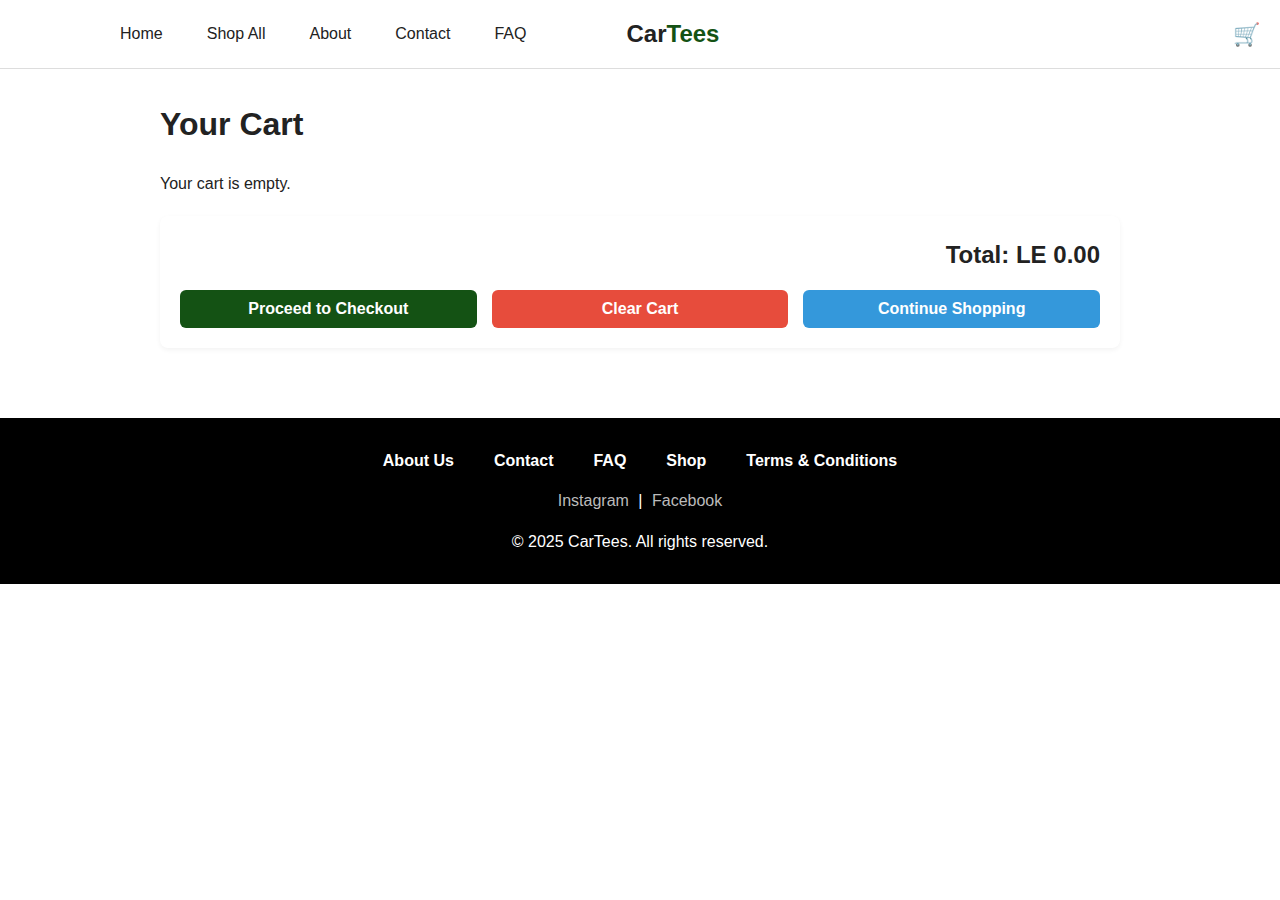
<file: docs/cart.html>
<!DOCTYPE html>
<html lang="en">
<head>
  <meta name="viewport" content="width=device-width, initial-scale=1.0">
  <meta charset="UTF-8">
  <title>Shopping Cart | CarTees</title>
  
  <link rel="stylesheet" href="css/style.css">
  <link rel="stylesheet" href="css/cart.css">
  
  <script src="js/script.js" defer></script>
  <script src="js/cart.js" defer></script>

</head>
<body>

  <header class="navbar">
    <div class="logo"><a href="index.html">Car<span>Tees</span></a></div>

    <nav class="nav-links">
      <a href="index.html">Home</a>
      <a href="shop.html">Shop All</a>
      <a href="about.html">About</a>
      <a href="contact.html">Contact</a>
      <a href="faq.html">FAQ</a>
    </nav>

    <div class="icons">
      <div class="cart-icon" onclick="window.location.href='cart.html'">
        🛒
        <span id="cart-indicator"></span>
      </div>
      <div class="hamburger">
        <span></span>
        <span></span>
        <span></span>
      </div>
    </div>
  </header>
  <main style="display:block; max-width: 1000px; margin: auto;">
    <h1>Your Cart</h1>
    <div id="cart-items">
        </div>

    <div class="cart-summary">
      <h2>Total: <span id="cart-total">LE 0.00</span></h2>
      <div class="cart-actions">
        <button class="checkout-btn" onclick="window.location.href='checkout.html'">Proceed to Checkout</button>
        <button class="clear-btn" onclick="clearCart()">Clear Cart</button>
        <button class="continue-btn" onclick="window.location.href='shop.html'">Continue Shopping</button>
      </div>
    </div>
  </main>

  <footer>
    <div class="footer-links">
      <a href="about.html">About Us</a>
      <a href="contact.html">Contact</a>
      <a href="faq.html">FAQ</a>
      <a href="shop.html">Shop</a>
      <a href="terms.html">Terms & Conditions</a>
    </div>
    <div class="socials">
      <a href="https://www.instagram.com/revvocartees/" target="_blank">Instagram</a> |
      <a href="#">Facebook</a>
    </div>
    <p>&copy; 2025 CarTees. All rights reserved.</p>
  </footer>
  <script>
    // Specific script for cart page
    function clearCart() {
      localStorage.removeItem("cart");
      displayCart(); // Re-render the empty cart
      updateCartIndicator(); // Update the dot
    }
    
    // displayCart() is already in script.js and will run on load
  </script>
</body>
</html>
</file>
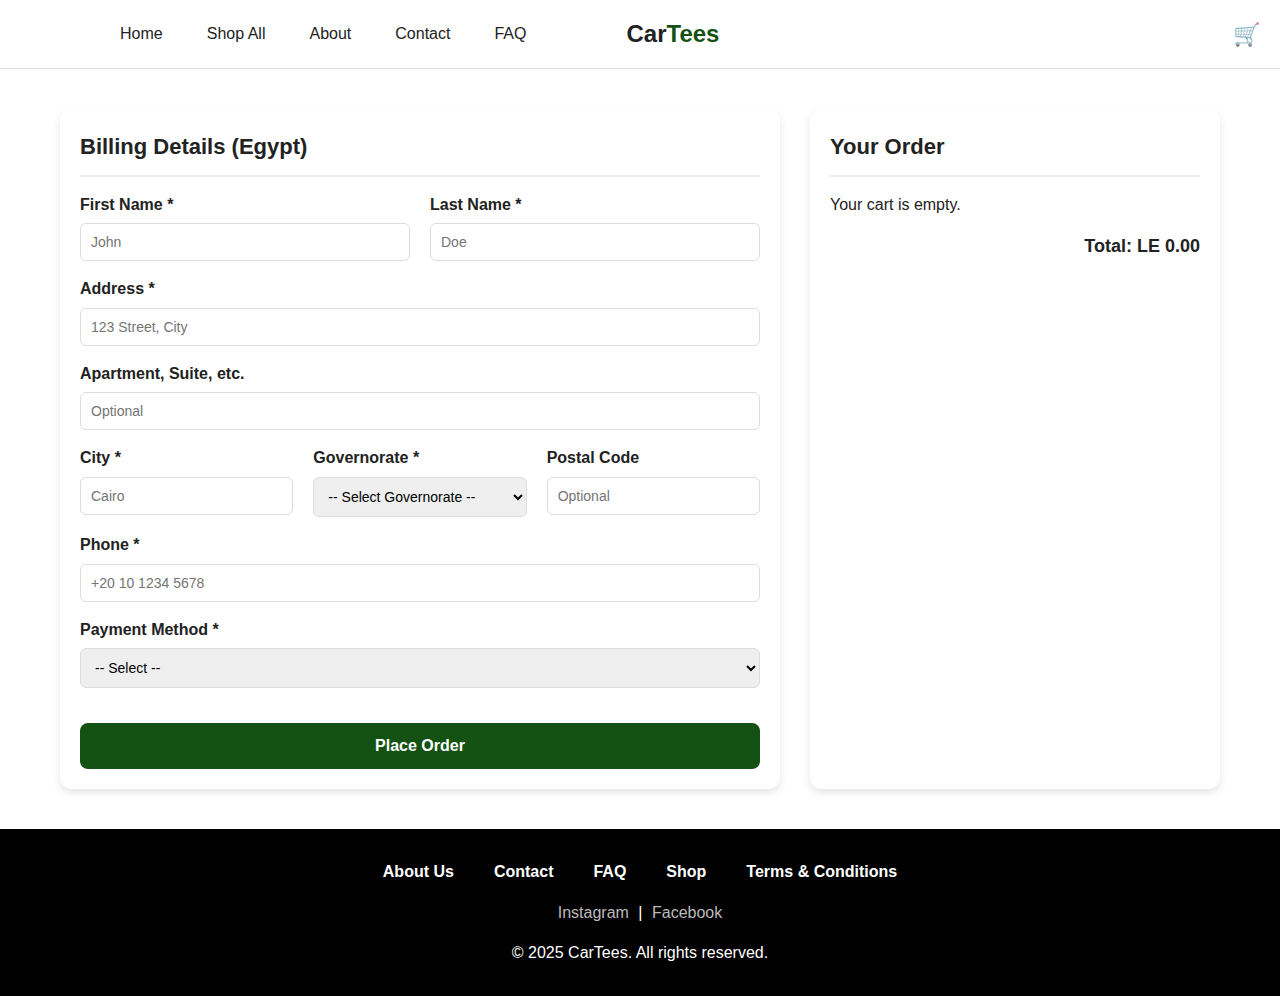
<file: docs/checkout.html>
<!DOCTYPE html>
<html lang="en">
<head>
  <meta charset="UTF-8">
  <title>Checkout | CarTees</title>
  <meta name="viewport" content="width=device-width, initial-scale=1.0">
  
  <link rel="stylesheet" href="css/style.css">
  <link rel="stylesheet" href="css/checkout.css">
  
  <script src="js/script.js" defer></script>
  <script src="js/cart.js" defer></script>

</head>
<body>

  <header class="navbar">
    <div class="logo"><a href="index.html">Car<span>Tees</span></a></div>

    <nav class="nav-links">
      <a href="index.html">Home</a>
      <a href="shop.html">Shop All</a>
      <a href="about.html">About</a>
      <a href="contact.html">Contact</a>
      <a href="faq.html">FAQ</a>
    </nav>

    <div class="icons">
      <div class="cart-icon" onclick="window.location.href='cart.html'">
        🛒
        <span id="cart-indicator"></span>
      </div>
      <div class="hamburger">
        <span></span>
        <span></span>
        <span></span>
      </div>
    </div>
  </header>
  <div class="container" style="display:flex; max-width: 1200px; margin: 40px auto; padding: 0 20px;">
    <div class="checkout-form">
      <h2>Billing Details (Egypt)</h2>
      <form id="checkoutForm" novalidate>

        <div class="form-row">
          <div class="form-group">
            <label for="firstName">First Name *</label>
            <input type="text" id="firstName" placeholder="John">
          </div>
          <div class="form-group">
            <label for="lastName">Last Name *</label>
            <input type="text" id="lastName" placeholder="Doe">
          </div>
        </div>

        <div class="form-group">
          <label for="address">Address *</label>
          <input type="text" id="address" placeholder="123 Street, City">
        </div>

        <div class="form-group">
          <label for="apartment">Apartment, Suite, etc.</label>
          <input type="text" id="apartment" placeholder="Optional">
        </div>

        <div class="form-row">
          <div class="form-group">
            <label for="city">City *</label>
            <input type="text" id="city" placeholder="Cairo">
          </div>
          <div class="form-group">
            <label for="governorate">Governorate *</label>
            <select id="governorate">
              <option value="">-- Select Governorate --</option>
              <option value="Cairo">Cairo</option>
              <option value="Giza">Giza</option>
              <option value="Alexandria">Alexandria</option>
              <option value="Dakahlia">Dakahlia</option>
              <option value="Red Sea">Red Sea</option>
              <option value="Beheira">Beheira</option>
              <option value="Fayoum">Fayoum</option>
              <option value="Gharbia">Gharbia</option>
              <option value="Ismailia">Ismailia</option>
              <option value="Minya">Minya</option>
              <option value="Luxor">Luxor</option>
              <option value="Aswan">Aswan</option>
              <option value="Suez">Suez</option>
              <option value="Other">Other</option>
            </select>
          </div>
          <div class="form-group">
            <label for="postalCode">Postal Code</label>
            <input type="text" id="postalCode" placeholder="Optional">
          </div>
        </div>

        <div class="form-group">
          <label for="phone">Phone *</label>
          <input type="tel" id="phone" placeholder="+20 10 1234 5678">
        </div>

        <div class="form-group">
          <label for="payment">Payment Method *</label>
          <select id="payment">
            <option value="">-- Select --</option>
            <option value="cod">Cash on Delivery</option>
            <option value="instapay">InstaPay</option>
          </select>
          <div id="instapayInfo" class="instapay-details">
            💳 Send your payment to InstaPay account:  
            <strong>cartees@instapay</strong>  
            and include your Order ID in the transfer note.
          </div>
        </div>

        <button type="submit" class="checkout-btn">Place Order</button>
      </form>
    </div>

    <div class="order-summary">
      <h2>Your Order</h2>
      <div id="order-items"></div>
      <p class="order-total">Total: LE <span id="order-total">0.00</span></p>
    </div>
  </div>

  <footer>
    <div class="footer-links">
      <a href="about.html">About Us</a>
      <a href="contact.html">Contact</a>
      <a href="faq.html">FAQ</a>
      <a href="shop.html">Shop</a>
      <a href="terms.html">Terms & Conditions</a>
    </div>
    <div class="socials">
      <a href="https://www.instagram.com/revvocartees/" target="_blank">Instagram</a> |
      <a href="#">Facebook</a>
    </div>
    <p>&copy; 2025 CarTees. All rights reserved.</p>
  </footer>
  <script>
    document.addEventListener("DOMContentLoaded", () => {
      const cart = JSON.parse(localStorage.getItem("cart")) || [];
      const orderItems = document.getElementById("order-items");
      const orderTotal = document.getElementById("order-total");
      let total = 0;

      if (cart.length === 0) {
        orderItems.innerHTML = "<p>Your cart is empty.</p>";
        orderTotal.textContent = "0.00";
      } else {
        cart.forEach(item => {
          const div = document.createElement("div");
          div.classList.add("order-item");
          div.innerHTML = `<span>${item.quantity} × ${item.name}</span> <span>LE ${(item.price * item.quantity).toFixed(2)}</span>`;
          orderItems.appendChild(div);
          total += item.price * item.quantity;
        });
        orderTotal.textContent = total.toFixed(2);
      }

      const paymentSelect = document.getElementById("payment");
      const instapayInfo = document.getElementById("instapayInfo");
      paymentSelect.addEventListener("change", () => {
        instapayInfo.style.display = paymentSelect.value === "instapay" ? "block" : "none";
      });

      // Custom validation
      document.getElementById("checkoutForm").addEventListener("submit", (e) => {
        e.preventDefault();

        const fields = [
          {id: "firstName", name: "First Name"},
          {id: "lastName", name: "Last Name"},
          {id: "address", name: "Address"},
          {id: "city", name: "City"},
          {id: "governorate", name: "Governorate"},
          {id: "phone", name: "Phone"},
          {id: "payment", name: "Payment Method"}
        ];

        let allValid = true;

        // Clear errors
        fields.forEach(f => {
          const el = document.getElementById(f.id);
          el.style.borderColor = "#ccc";
          if (el.nextElementSibling && el.nextElementSibling.classList.contains("error-msg")) {
            el.nextElementSibling.remove();
          }
        });

        // Validate
        fields.forEach(f => {
          const el = document.getElementById(f.id);
          if (!el.value.trim()) {
            allValid = false;
            el.style.borderColor = "red";
            const msg = document.createElement("div");
            msg.className = "error-msg";
            msg.textContent = `${f.name} is required`;
            el.parentNode.appendChild(msg);
          }
        });

        if (!allValid) return;

        // If all valid, proceed
        alert("✅ Order placed successfully!");

        localStorage.removeItem("cart");
        window.location.href = "index.html"; // Redirect to home
      });
    });
  </script>

</body>
</html>
</file>
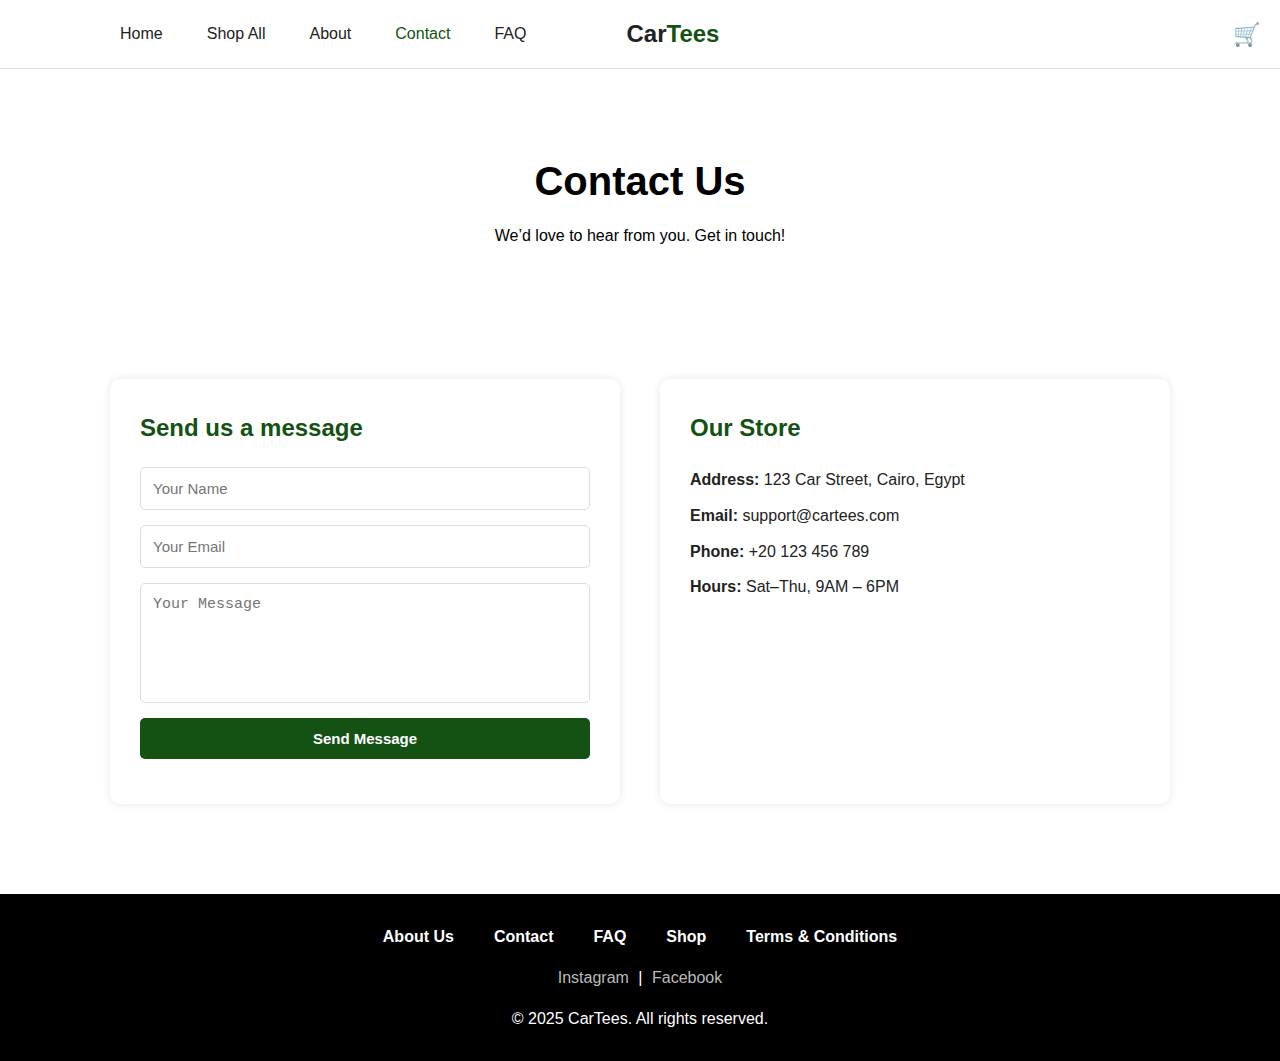
<file: docs/contact.html>
<!DOCTYPE html>
<html lang="en">
<head>
  <meta name="viewport" content="width=device-width, initial-scale=1.0">
  <meta charset="UTF-8">
  <title>Contact | CarTees</title>
  
  <link rel="stylesheet" href="css/style.css">
  <link rel="stylesheet" href="css/contact.css">
  
  <script src="js/script.js" defer></script>
  <script src="js/cart.js" defer></script>
  <script src="js/contact.js" defer></script>
</head>
<body>
  
  <header class="navbar">
    <div class="logo"><a href="index.html">Car<span>Tees</span></a></div>

    <nav class="nav-links">
      <a href="index.html">Home</a>
      <a href="shop.html">Shop All</a>
      <a href="about.html">About</a>
      <a href="contact.html" class="active">Contact</a>
      <a href="faq.html">FAQ</a>
    </nav>

    <div class="icons">
      <div class="cart-icon" onclick="window.location.href='cart.html'">
        🛒
        <span id="cart-indicator"></span>
      </div>
      <div class="hamburger">
        <span></span>
        <span></span>
        <span></span>
      </div>
    </div>
  </header>
  <section class="contact-hero">
    <h1>Contact Us</h1>
    <p>We’d love to hear from you. Get in touch!</p>
  </section>

  <main class="contact-container" style="display:flex;">
    <div class="contact-form">
      <h2>Send us a message</h2>
      <form>
        <input type="text" placeholder="Your Name" required>
        <input type="email" placeholder="Your Email" required>
        <textarea placeholder="Your Message" required></textarea>
        <button type="submit">Send Message</button>
      </form>
    </div>

    <div class="contact-info">
      <h2>Our Store</h2>
      <p><strong>Address:</strong> 123 Car Street, Cairo, Egypt</p>
      <p><strong>Email:</strong> support@cartees.com</p>
      <p><strong>Phone:</strong> +20 123 456 789</p>
      <p><strong>Hours:</strong> Sat–Thu, 9AM – 6PM</p>
    </div>
  </main>

  <footer>
    <div class="footer-links">
      <a href="about.html">About Us</a>
      <a href="contact.html">Contact</a>
      <a href="faq.html">FAQ</a>
      <a href="shop.html">Shop</a>
      <a href="terms.html">Terms & Conditions</a>
    </div>
    <div class="socials">
      <a href="https://www.instagram.com/revvocartees/" target="_blank">Instagram</a> |
      <a href="#">Facebook</a>
    </div>
    <p>&copy; 2025 CarTees. All rights reserved.</p>
  </footer>
  </body>
</html>
</file>
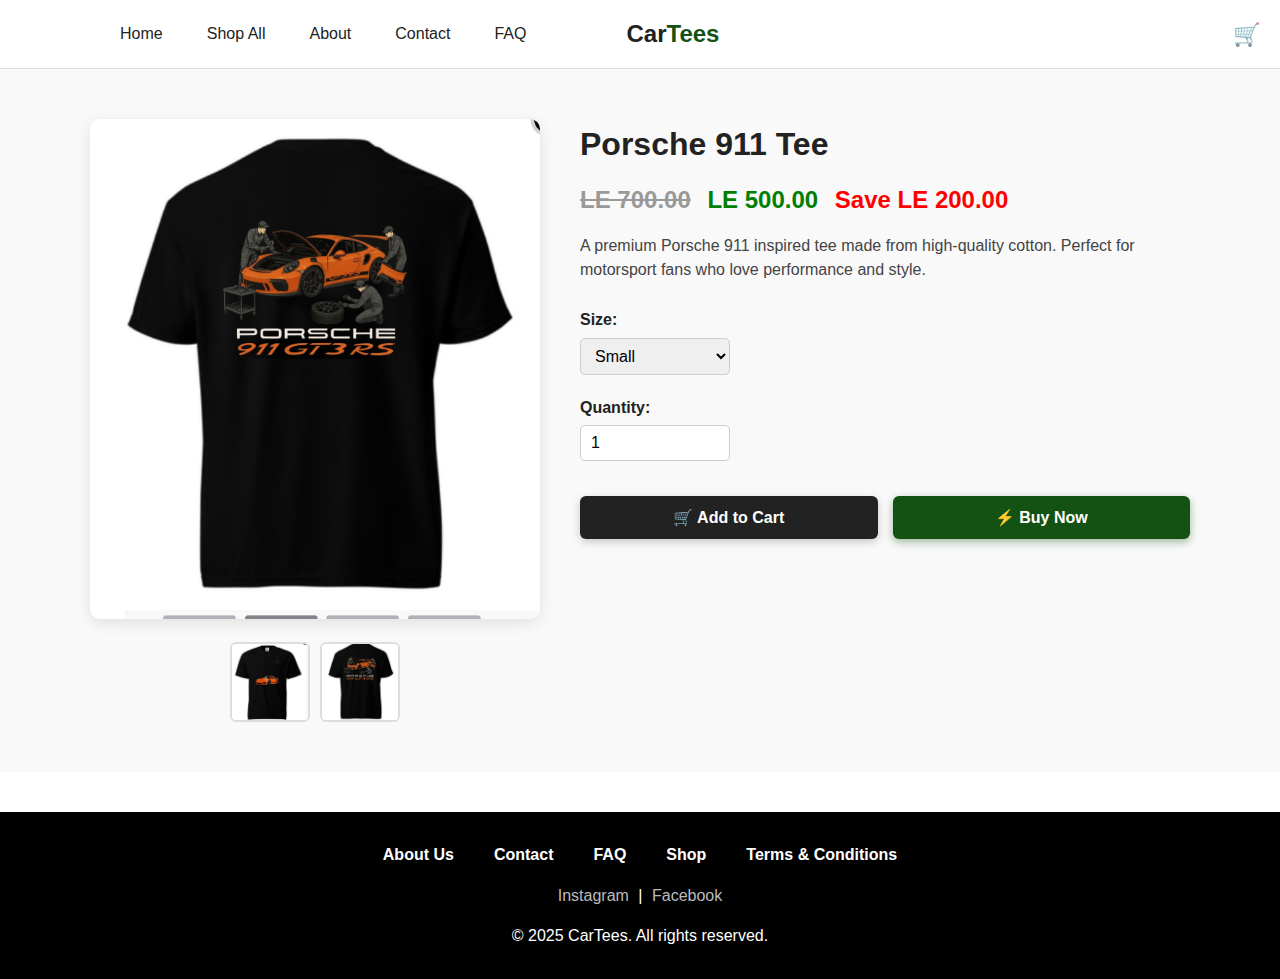
<file: docs/product1.html>
<!DOCTYPE html>
<html lang="en">
<head>
  <meta name="viewport" content="width=device-width, initial-scale=1.0">
  <meta charset="UTF-8">
  
  <title>Porsche 911 Tee | CarTees</title> 
  
  <link rel="stylesheet" href="css/style.css">
  <link rel="stylesheet" href="css/product.css">
  
  <script src="js/script.js" defer></script>
  <script src="js/product.js" defer></script>
  <script src="js/cart.js" defer></script>
  
  <style>
    /* Price styling */
    .price {
      font-size: 1.2rem;
      margin: 10px 0;
    }
    .price .old-price {
      text-decoration: line-through;
      color: #999;
      margin-right: 10px;
    }
    .price .new-price {
      color: green;
      font-weight: bold;
      margin-right: 10px;
    }
    .price .savings {
      color: red;
      font-weight: bold;
    }
  </style>
</head>

<body>
  <div id="cartModal" class="cart-modal">
    <div class="cart-modal-content">
      <p id="cartModalMessage"></p>
      <div class="cart-modal-buttons">
        <button id="viewCartBtn" onclick="window.location.href='cart.html'">View Cart</button>
        <button id="continueShoppingBtn" onclick="window.location.href='index.html'">Continue Shopping</button>
      </div>
    </div>
  </div>

  <header class="navbar">
    <div class="logo"><a href="index.html">Car<span>Tees</span></a></div>

    <nav class="nav-links">
      <a href="index.html">Home</a>
      <a href="shop.html">Shop All</a>
      <a href="about.html">About</a>
      <a href="contact.html">Contact</a>
      <a href="faq.html">FAQ</a>
    </nav>

    <div class="icons">
      <div class="cart-icon" onclick="window.location.href='cart.html'">
        🛒
        <span id="cart-indicator"></span>
      </div>
      <div class="hamburger">
        <span></span>
        <span></span>
        <span></span>
      </div>
    </div>
  </header>
  <main class="product-page" style="display:block;">
    <div class="product-container">
      
      <div class="product-image">
        <img id="mainImage" src="images/911Back.png" alt="Porsche 911 Tee">
        <div class="thumbnails">
          <img src="images/911Front.png" alt="Front view" onclick="changeImage('images/911Front.png')">
          <img src="images/911Back.png" alt="Back view" onclick="changeImage('images/911Back.png')">
        </div>
      </div>

      <div class="product-details">
        <h1>Porsche 911 Tee</h1>

        <div class="price">
          <span class="old-price">LE 700.00</span>
          <span class="new-price">LE 500.00</span>
          <span class="savings">Save LE 200.00</span>
        </div>

        <p class="description">
          A premium Porsche 911 inspired tee made from high-quality cotton. 
          Perfect for motorsport fans who love performance and style.
        </p>

        <div class="option-group">
          <label for="size">Size:</label>
          <select id="size" name="size">
            <option>Small</option>
            <option>Medium</option>
            <option>Large</option>
            <option>X-Large</option>
          </select>
        </div>

        <div class="option-group">
          <label for="quantity">Quantity:</label>
          <input type="number" id="quantity" value="1" min="1">
        </div>

        <div class="buttons">
          <button class="btn add-to-cart"
            onclick="addToCartWithPopup('Porsche 911 Tee', 500, 'images/911Back.png')">
            🛒 Add to Cart
          </button>
          <button class="btn buy-now"
            onclick="addToCart('Porsche 911 Tee', 500, 'images/911Back.png', false); window.location.href='checkout.html';">
            ⚡ Buy Now
          </button>
        </div>
      </div>
      
      </div>
  </main>

  <footer>
    <div class="footer-links">
      <a href="about.html">About Us</a>
      <a href="contact.html">Contact</a>
      <a href="faq.html">FAQ</a>
      <a href="shop.html">Shop</a>
      <a href="terms.html">Terms & Conditions</a>
    </div>
    <div class="socials">
      <a href="https://www.instagram.com/revvocartshirts/" target="_blank">Instagram</a> |
      <a href="https://www.facebook.com/p/RevvoCartshirts-61579528091663/" target="_blank">Facebook</a>
    </div>
    <p>&copy; 2025 CarTees. All rights reserved.</p>
  </footer>
  </body>
</html>
</file>
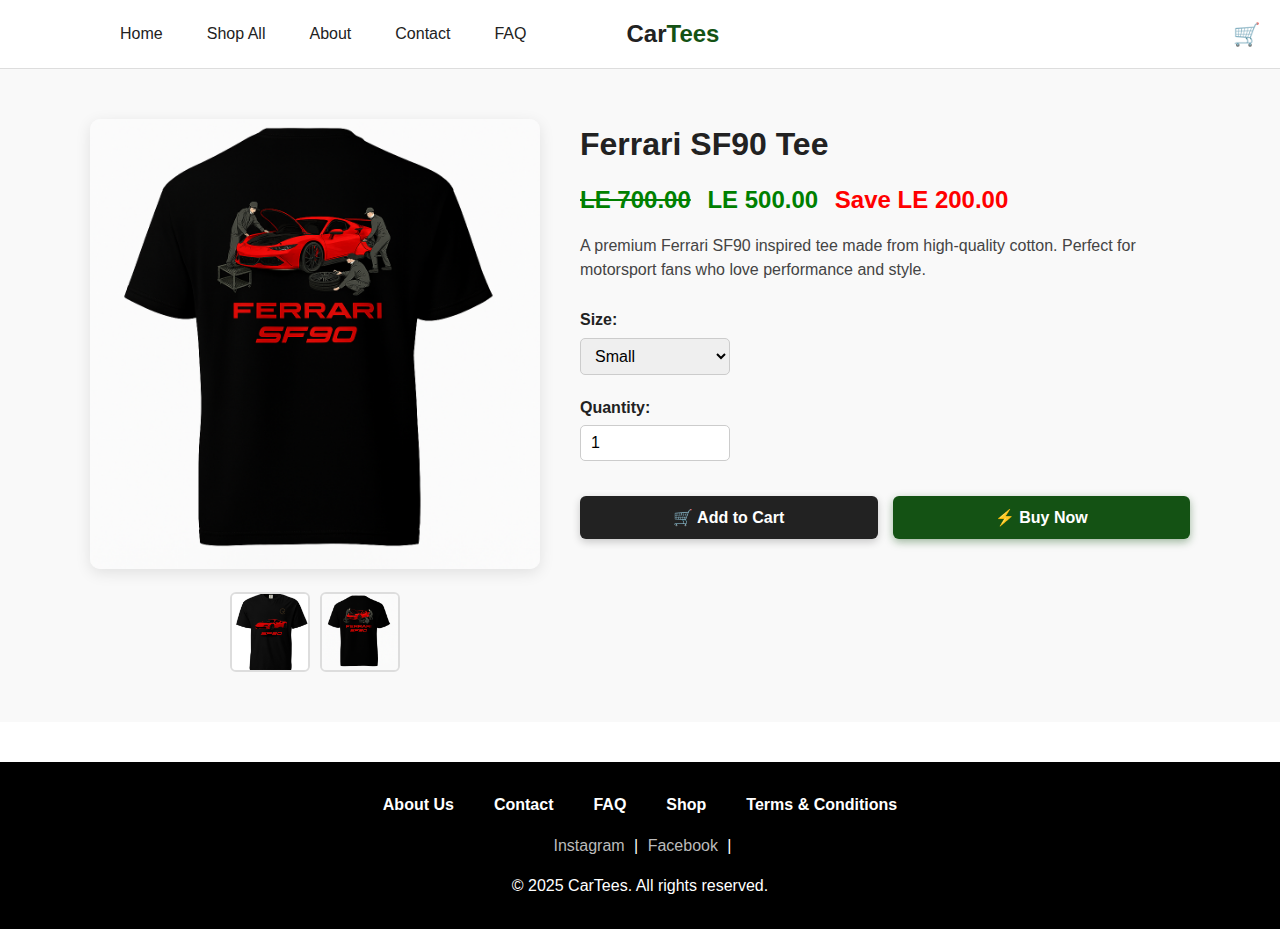
<file: docs/product2.html>
<!DOCTYPE html>
<html lang="en">
<head>
  <meta name="viewport" content="width=device-width, initial-scale=1.0">
  <meta charset="UTF-8">
  <title>Ferrari SF90 Tee | CarTees</title>
  <link rel="stylesheet" href="css/style.css">
  <link rel="stylesheet" href="css/product.css">
  <style>
    /* Price styling */
    .price {
      font-size: 1.2rem;
      margin: 10px 0;
    }
    .price .old-price {
      text-decoration: line-through;
      color: green;
      margin-right: 10px;
    }
    .price .new-price {
      color: green;
      font-weight: bold;
      margin-right: 10px;
    }
    .price .savings {
      color: red;
      font-weight: bold;
    }
  </style>
</head>

<body>
  <!-- Custom Cart Modal -->
  <div id="cartModal" class="cart-modal">
    <div class="cart-modal-content">
      <p id="cartModalMessage"></p>
      <div class="cart-modal-buttons">
        <button id="viewCartBtn" onclick="window.location.href='cart.html'">View Cart</button>
        <button id="continueShoppingBtn" onclick="window.location.href='index.html'">Continue Shopping</button>
      </div>
    </div>
  </div>

  <!-- Navbar -->
  <header>
    <div class="logo"><a href="index.html">Car<span>Tees</span></a></div>
    <nav class="nav-links">
      <a href="index.html">Home</a>
      <a href="shop.html">Shop All</a>
      <a href="about.html">About</a>
      <a href="contact.html">Contact</a>
      <a href="faq.html">FAQ</a>
    </nav>
    <div class="icons">
      <!-- Cart -->
      <div class="cart-icon" onclick="window.location.href='cart.html'">
        🛒
        <span id="cart-indicator"></span>
      </div>
    </div>
  </header>

  <!-- Product Section -->
  <main class="product-page">
    <div class="product-container">
      
      <!-- Product Images -->
      <div class="product-image">
        <img id="mainImage" src="images/SF90Back.png" alt="Ferrari SF90 Tee">

        <!-- Thumbnails -->
        <div class="thumbnails">
          <img src="images/SF90Front.png" alt="Front view" onclick="changeImage('images/SF90Front.png')">
          <img src="images/SF90Back.png" alt="Back view" onclick="changeImage('images/SF90Back.png')">
        </div>
      </div>

      <!-- Product Details -->
      <div class="product-details">
        <h1>Ferrari SF90 Tee</h1>

        <!-- Price Display -->
        <div class="price">
          <span class="old-price">LE 700.00</span>
          <span class="new-price">LE 500.00</span>
          <span class="savings">Save LE 200.00</span>
        </div>

        <p class="description">
          A premium Ferrari SF90 inspired tee made from high-quality cotton. 
          Perfect for motorsport fans who love performance and style.
        </p>

        <!-- Size Selector -->
        <div class="option-group">
          <label for="size">Size:</label>
          <select id="size" name="size">
            <option>Small</option>
            <option>Medium</option>
            <option>Large</option>
            <option>X-Large</option>
          </select>
        </div>

        <!-- Quantity Selector -->
        <div class="option-group">
          <label for="quantity">Quantity:</label>
          <input type="number" id="quantity" value="1" min="1">
        </div>

        <!-- Buttons -->
        <div class="buttons">
          <button class="btn add-to-cart"
            onclick="addToCartWithPopup('Ferrari SF90 Tee', 500, 'images/SF90Back.png')">
            🛒 Add to Cart
          </button>

          <button class="btn buy-now"
            onclick="addToCart('Ferrari SF90 Tee', 500, 'images/SF90Back.png', false); window.location.href='checkout.html';">
            ⚡ Buy Now
          </button>
        </div>
      </div>
  </main>

  <!-- Footer -->
  <footer>
    <div class="footer-links">
      <a href="about.html">About Us</a>
      <a href="contact.html">Contact</a>
      <a href="faq.html">FAQ</a>
      <a href="shop.html">Shop</a>
      <a href="terms.html">Terms & Conditions</a>
    </div>
    <div class="socials">
      <a href="https://www.instagram.com/revvocartees/">Instagram</a> |
      <a href="#">Facebook</a> |
    </div>
    <p>&copy; 2025 CarTees. All rights reserved.</p>
  </footer>

  <script src="js/script.js"></script>
  <script src="js/product.js"></script>
  <script src="js/cart.js"></script>
  <script>
    // Toggle search
    const searchToggle = document.getElementById("searchToggle");
    const searchWrapper = document.getElementById("searchWrapper");
    searchToggle.addEventListener("click", function(e) {
      e.preventDefault();
      searchWrapper.classList.toggle("active");
      if (searchWrapper.classList.contains("active")) {
        document.getElementById("searchInput").focus();
      }
    });

    // Update cart count
    function updateCartCount() {
      const cart = JSON.parse(localStorage.getItem("cart")) || [];
      const count = cart.reduce((acc, item) => acc + item.quantity, 0);
      document.getElementById("cart-count").textContent = count;
    }
    window.onload = updateCartCount;
  </script>
</body>
</html>
</file>
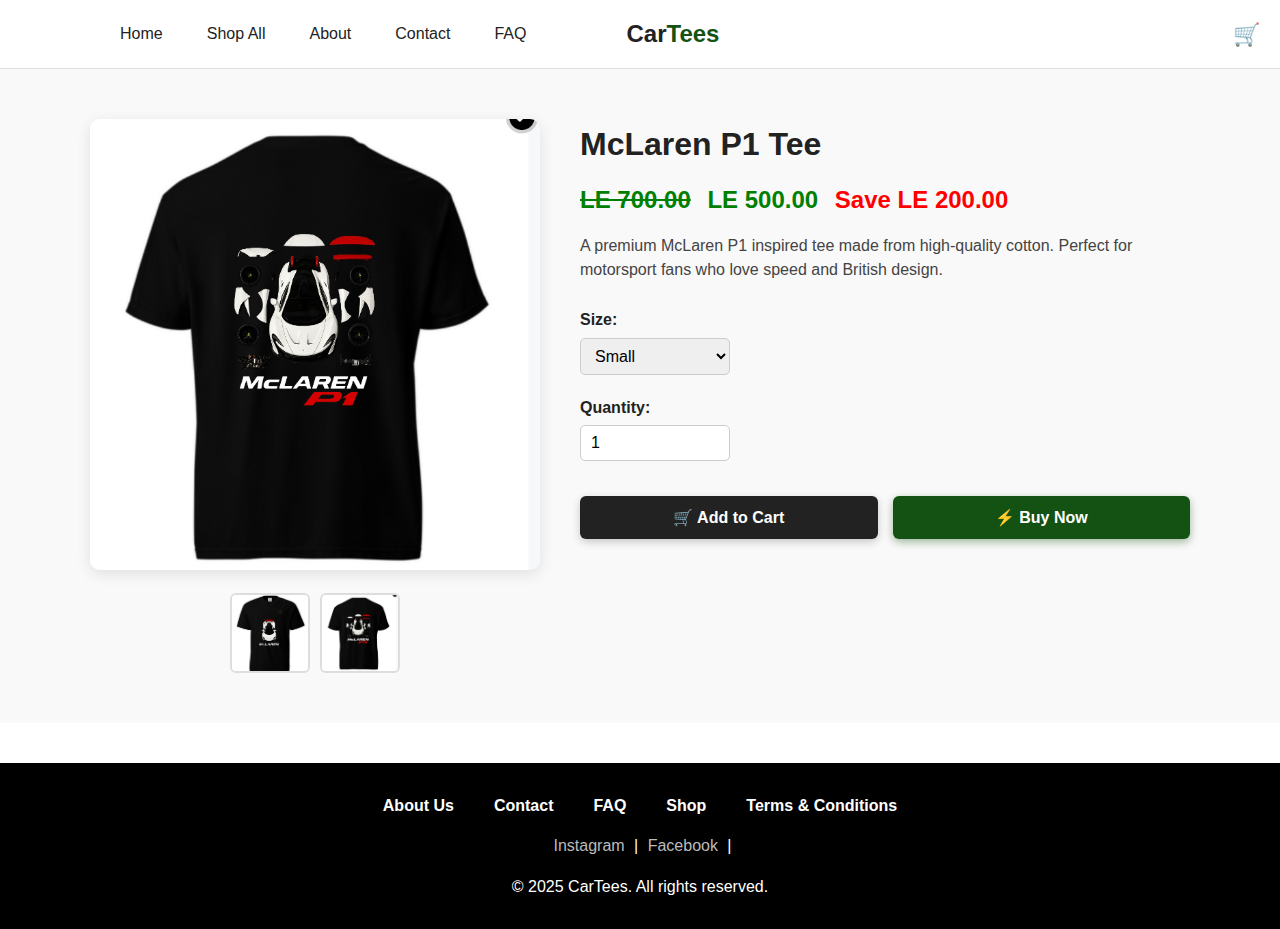
<file: docs/product3.html>
<!DOCTYPE html>
<html lang="en">
<head>
  <meta name="viewport" content="width=device-width, initial-scale=1.0">
  <meta charset="UTF-8">
  <title>McLaren P1 Tee | CarTees</title>
  <link rel="stylesheet" href="css/style.css">
  <link rel="stylesheet" href="css/product.css">
  <style>
    /* Price styling */
    .price {
      font-size: 1.2rem;
      margin: 10px 0;
    }
    .price .old-price {
      text-decoration: line-through;
      color: green;
      margin-right: 10px;
    }
    .price .new-price {
      color: green;
      font-weight: bold;
      margin-right: 10px;
    }
    .price .savings {
      color: red;
      font-weight: bold;
    }
  </style>
</head>

<body>
  <!-- Custom Cart Modal -->
  <div id="cartModal" class="cart-modal">
    <div class="cart-modal-content">
      <p id="cartModalMessage"></p>
      <div class="cart-modal-buttons">
        <button id="viewCartBtn" onclick="window.location.href='cart.html'">View Cart</button>
        <button id="continueShoppingBtn" onclick="window.location.href='index.html'">Continue Shopping</button>
      </div>
    </div>
  </div>

  <!-- Navbar -->
  <header>
    <div class="logo"><a href="index.html">Car<span>Tees</span></a></div>
    <nav class="nav-links">
      <a href="index.html">Home</a>
      <a href="shop.html">Shop All</a>
      <a href="about.html">About</a>
      <a href="contact.html">Contact</a>
      <a href="faq.html">FAQ</a>
    </nav>
    <div class="icons">
      <!-- Cart -->
      <div class="cart-icon" onclick="window.location.href='cart.html'">
        🛒
        <span id="cart-indicator"></span>
      </div>
    </div>
  </header>

  <!-- Product Section -->
  <main class="product-page">
    <div class="product-container">
      
      <!-- Product Images -->
      <div class="product-image">
        <img id="mainImage" src="images/P1Back.png" alt="McLaren P1 Tee">

        <!-- Thumbnails -->
        <div class="thumbnails">
          <img src="images/P1Front.png" alt="Front view" onclick="changeImage('images/P1Front.png')">
          <img src="images/P1Back.png" alt="Back view" onclick="changeImage('images/P1Back.png')">
        </div>
      </div>

      <!-- Product Details -->
      <div class="product-details">
        <h1>McLaren P1 Tee</h1>
        <div class="price">
          <span class="old-price">LE 700.00</span>
          <span class="new-price">LE 500.00</span>
          <span class="savings">Save LE 200.00</span>
        </div>

        <p class="description">
          A premium McLaren P1 inspired tee made from high-quality cotton. 
          Perfect for motorsport fans who love speed and British design.
        </p>

        <!-- Size Selector -->
        <div class="option-group">
          <label for="size">Size:</label>
          <select id="size" name="size">
            <option>Small</option>
            <option>Medium</option>
            <option>Large</option>
            <option>X-Large</option>
          </select>
        </div>

        <!-- Quantity Selector -->
        <div class="option-group">
          <label for="quantity">Quantity:</label>
          <input type="number" id="quantity" value="1" min="1">
        </div>

        <!-- Buttons -->
        <div class="buttons">
          <!-- Add to Cart -->
          <button class="btn add-to-cart"
            onclick="addToCartWithPopup('McLaren P1 Tee', 500, 'images/P1Back.png')">
            🛒 Add to Cart
          </button>

          <!-- Buy Now -->
          <button class="btn buy-now"
            onclick="addToCart('McLaren P1 Tee', 500, 'images/P1Back.png', false); window.location.href='checkout.html';">
            ⚡ Buy Now
          </button>
        </div>
      </div>
    </div>
  </main>

  <!-- Footer -->
 <footer>
    <div class="footer-links">
      <a href="about.html">About Us</a>
      <a href="contact.html">Contact</a>
      <a href="faq.html">FAQ</a>
      <a href="shop.html">Shop</a>
      <a href="terms.html">Terms & Conditions</a>
    </div>
    <div class="socials">
      <a href="https://www.instagram.com/revvocartees/">Instagram</a> |
      <a href="#">Facebook</a> |
    </div>
    <p>&copy; 2025 CarTees. All rights reserved.</p>
  </footer>

  <script src="js/script.js"></script>
  <script src="js/product.js"></script>
</body>
</html>
</file>
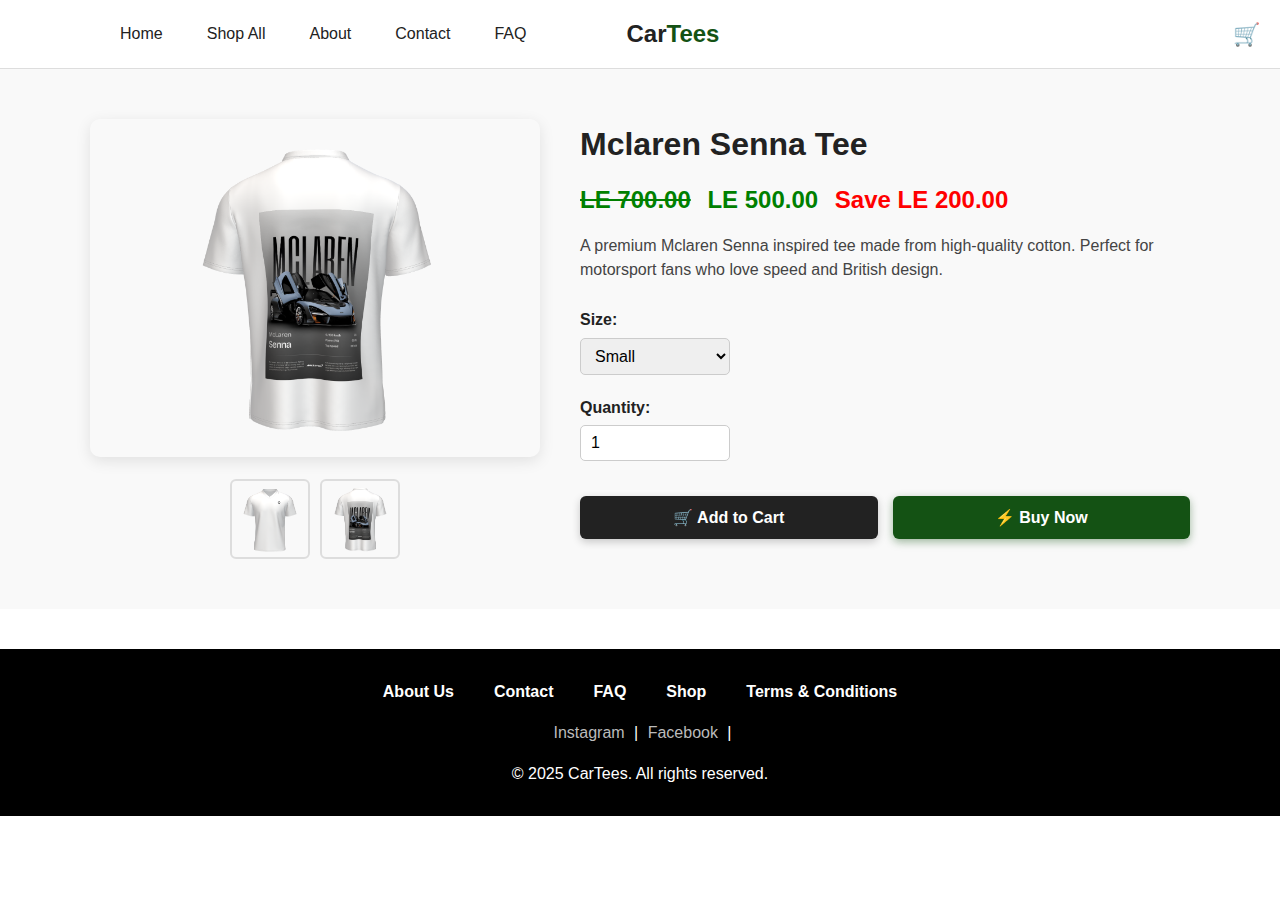
<file: docs/product4.html>
<!DOCTYPE html>
<html lang="en">
<head>
  <meta name="viewport" content="width=device-width, initial-scale=1.0">
  <meta charset="UTF-8">
  <title>McLaren Senna Tee | CarTees</title>
  <link rel="stylesheet" href="css/style.css">
  <link rel="stylesheet" href="css/product.css">
  <style>
    /* Price styling */
    .price {
      font-size: 1.2rem;
      margin: 10px 0;
    }
    .price .old-price {
      text-decoration: line-through;
      color: green;
      margin-right: 10px;
    }
    .price .new-price {
      color: green;
      font-weight: bold;
      margin-right: 10px;
    }
    .price .savings {
      color: red;
      font-weight: bold;
    }
  </style>
</head>

<body>
  <!-- Custom Cart Modal -->
  <div id="cartModal" class="cart-modal">
    <div class="cart-modal-content">
      <p id="cartModalMessage"></p>
      <div class="cart-modal-buttons">
        <button id="viewCartBtn" onclick="window.location.href='cart.html'">View Cart</button>
        <button id="continueShoppingBtn" onclick="window.location.href='index.html'">Continue Shopping</button>
      </div>
    </div>
  </div>

  <!-- Navbar -->
  <header>
    <div class="logo"><a href="index.html">Car<span>Tees</span></a></div>
    <nav class="nav-links">
      <a href="index.html">Home</a>
      <a href="shop.html">Shop All</a>
      <a href="about.html">About</a>
      <a href="contact.html">Contact</a>
      <a href="faq.html">FAQ</a>
    </nav>
    <div class="icons">
      <!-- Cart -->
      <div class="cart-icon" onclick="window.location.href='cart.html'">
        🛒
        <span id="cart-indicator"></span>
      </div>
    </div>
  </header>

  <!-- Product Section -->
  <main class="product-page">
    <div class="product-container">
      
      <!-- Product Images -->
      <div class="product-image">
        <img id="mainImage" src="images/SennaBack.png" alt="Mclaren Senna Tee">

        <!-- Thumbnails -->
        <div class="thumbnails">
          <img src="images/SennaFront.png" alt="Front view" onclick="changeImage('images/SennaFront.png')">
          <img src="images/SennaBack.png" alt="Back view" onclick="changeImage('images/SennaBack.png')">
        </div>
      </div>

      <!-- Product Details -->
      <div class="product-details">
        <h1>Mclaren Senna Tee</h1>
        <div class="price">
          <span class="old-price">LE 700.00</span>
          <span class="new-price">LE 500.00</span>
          <span class="savings">Save LE 200.00</span>
        </div>
        <p class="description">
          A premium Mclaren Senna inspired tee made from high-quality cotton. 
          Perfect for motorsport fans who love speed and British design.
        </p>

        <!-- Size Selector -->
        <div class="option-group">
          <label for="size">Size:</label>
          <select id="size" name="size">
            <option>Small</option>
            <option>Medium</option>
            <option>Large</option>
            <option>X-Large</option>
          </select>
        </div>

        <!-- Quantity Selector -->
        <div class="option-group">
          <label for="quantity">Quantity:</label>
          <input type="number" id="quantity" value="1" min="1">
        </div>

        <!-- Buttons -->
        <div class="buttons">
          <!-- ✅ Add to Cart -->
          <button class="btn add-to-cart"
            onclick="addToCartWithPopup('McLaren Senna Tee', 500, 'images/SennaBack.png')">
            🛒 Add to Cart
          </button>

          <!-- ✅ Buy Now -->
          <button class="btn buy-now"
            onclick="addToCart('McLaren Senna Tee', 500, 'images/SennaBack.png', false); window.location.href='checkout.html';">
            ⚡ Buy Now
          </button>
        </div>
      </div>
    </div>
  </main>

  <!-- Footer -->
  <footer>
    <div class="footer-links">
      <a href="about.html">About Us</a>
      <a href="contact.html">Contact</a>
      <a href="faq.html">FAQ</a>
      <a href="shop.html">Shop</a>
      <a href="terms.html">Terms & Conditions</a>
    </div>
    <div class="socials">
      <a href="https://www.instagram.com/revvocartees/">Instagram</a> |
      <a href="#">Facebook</a> |
    </div>
    <p>&copy; 2025 CarTees. All rights reserved.</p>
  </footer>

  <!-- ✅ Corrected JS paths -->
  <script src="js/script.js"></script>
  <script src="js/product.js"></script>
</body>
</html>
</file>
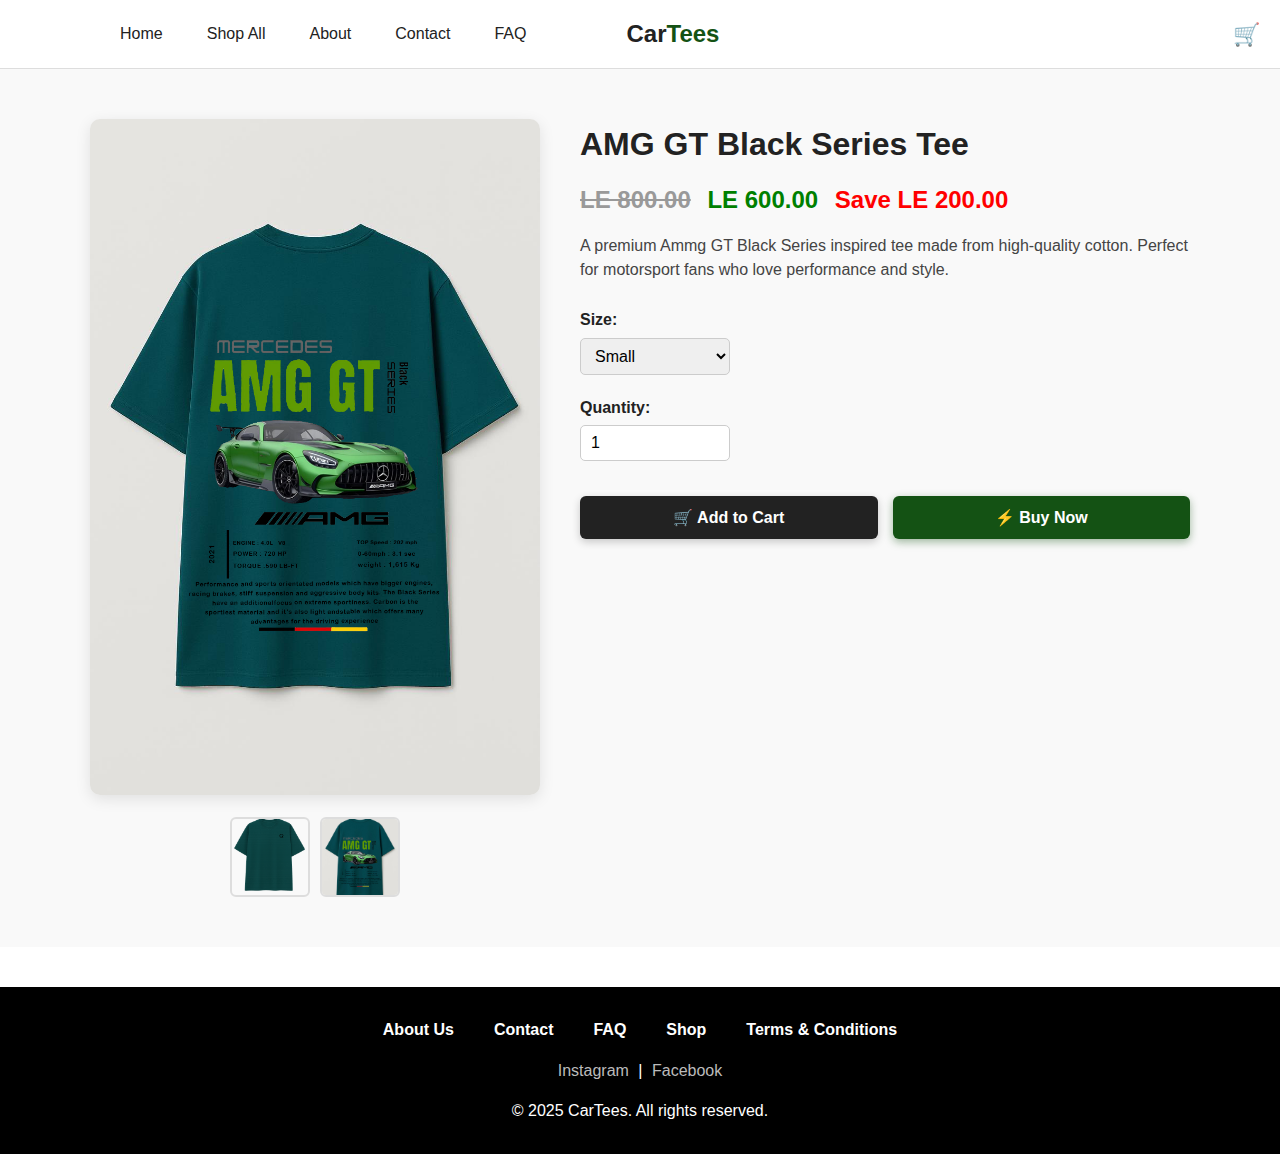
<file: docs/product5.html>
<!DOCTYPE html>
<html lang="en">
<head>
  <meta name="viewport" content="width=device-width, initial-scale=1.0">
  <meta charset="UTF-8">
  
  <title>Porsche 911 Tee | CarTees</title> 
  
  <link rel="stylesheet" href="css/style.css">
  <link rel="stylesheet" href="css/product.css">
  
  <script src="js/script.js" defer></script>
  <script src="js/product.js" defer></script>
  <script src="js/cart.js" defer></script>
  
  <style>
    /* Price styling */
    .price {
      font-size: 1.2rem;
      margin: 10px 0;
    }
    .price .old-price {
      text-decoration: line-through;
      color: #999;
      margin-right: 10px;
    }
    .price .new-price {
      color: green;
      font-weight: bold;
      margin-right: 10px;
    }
    .price .savings {
      color: red;
      font-weight: bold;
    }
  </style>
</head>

<body>
  <div id="cartModal" class="cart-modal">
    <div class="cart-modal-content">
      <p id="cartModalMessage"></p>
      <div class="cart-modal-buttons">
        <button id="viewCartBtn" onclick="window.location.href='cart.html'">View Cart</button>
        <button id="continueShoppingBtn" onclick="window.location.href='index.html'">Continue Shopping</button>
      </div>
    </div>
  </div>

  <header class="navbar">
    <div class="logo"><a href="index.html">Car<span>Tees</span></a></div>

    <nav class="nav-links">
      <a href="index.html">Home</a>
      <a href="shop.html">Shop All</a>
      <a href="about.html">About</a>
      <a href="contact.html">Contact</a>
      <a href="faq.html">FAQ</a>
    </nav>

    <div class="icons">
      <div class="cart-icon" onclick="window.location.href='cart.html'">
        🛒
        <span id="cart-indicator"></span>
      </div>
      <div class="hamburger">
        <span></span>
        <span></span>
        <span></span>
      </div>
    </div>
  </header>
  <main class="product-page" style="display:block;">
    <div class="product-container">
      
      <div class="product-image">
        <img id="mainImage" src="images/GtBlackBack.png" alt="AMG GT Black Series Tee">
        <div class="thumbnails">
          <img src="images/GtBlackFront.png" alt="Front view" onclick="changeImage('images/GtBlackFront.png')">
          <img src="images/GtBlackBack.png" alt="Back view" onclick="changeImage('images/GtBlackBack.png')">
        </div>
      </div>

      <div class="product-details">
        <h1>AMG GT Black Series Tee</h1>

        <div class="price">
          <span class="old-price">LE 800.00</span>
          <span class="new-price">LE 600.00</span>
          <span class="savings">Save LE 200.00</span>
        </div>

        <p class="description">
          A premium Ammg GT Black Series inspired tee made from high-quality cotton. 
          Perfect for motorsport fans who love performance and style.
        </p>

        <div class="option-group">
          <label for="size">Size:</label>
          <select id="size" name="size">
            <option>Small</option>
            <option>Medium</option>
            <option>Large</option>
            <option>X-Large</option>
          </select>
        </div>

        <div class="option-group">
          <label for="quantity">Quantity:</label>
          <input type="number" id="quantity" value="1" min="1">
        </div>

        <div class="buttons">
          <button class="btn add-to-cart"
            onclick="addToCartWithPopup('AMG GT Black Series Tee', 600, 'images/GtBlackBack.png')">
            🛒 Add to Cart
          </button>
          <button class="btn buy-now"
            onclick="addToCart('AMG GT Black Series Tee', 600, 'images/GtBlackBack.png', false); window.location.href='checkout.html';">
            ⚡ Buy Now
          </button>
        </div>
      </div>
      
      </div>
  </main>

  <footer>
    <div class="footer-links">
      <a href="about.html">About Us</a>
      <a href="contact.html">Contact</a>
      <a href="faq.html">FAQ</a>
      <a href="shop.html">Shop</a>
      <a href="terms.html">Terms & Conditions</a>
    </div>
    <div class="socials">
      <a href="https://www.instagram.com/revvocartshirts/" target="_blank">Instagram</a> |
      <a href="https://www.facebook.com/p/RevvoCartshirts-61579528091663/" target="_blank">Facebook</a>
    </div>
    <p>&copy; 2025 CarTees. All rights reserved.</p>
  </footer>
  </body>
</html>
</file>
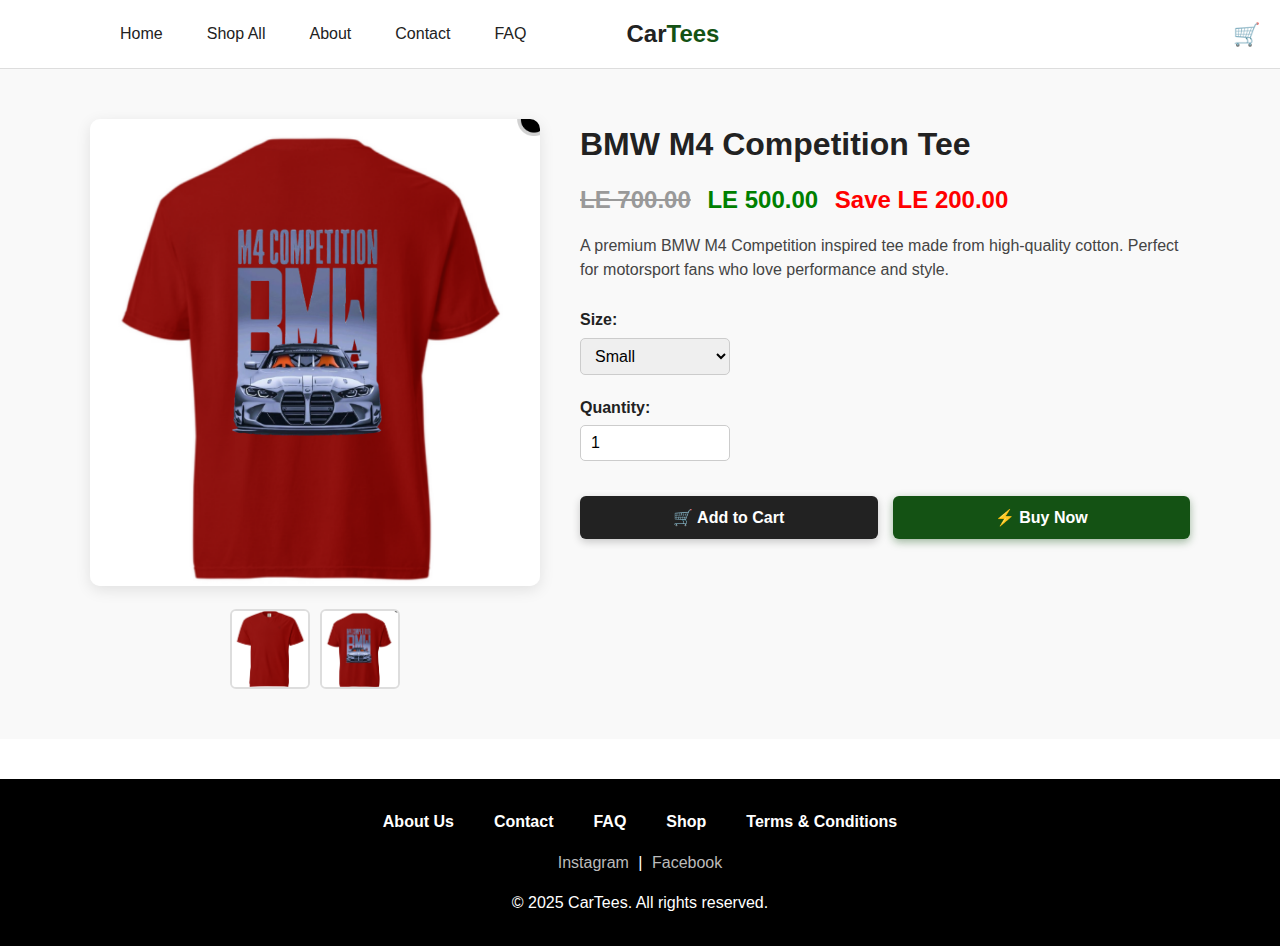
<file: docs/product6.html>
<!DOCTYPE html>
<html lang="en">
<head>
  <meta name="viewport" content="width=device-width, initial-scale=1.0">
  <meta charset="UTF-8">
  
  <title>Porsche 911 Tee | CarTees</title> 
  
  <link rel="stylesheet" href="css/style.css">
  <link rel="stylesheet" href="css/product.css">
  
  <script src="js/script.js" defer></script>
  <script src="js/product.js" defer></script>
  <script src="js/cart.js" defer></script>
  
  <style>
    /* Price styling */
    .price {
      font-size: 1.2rem;
      margin: 10px 0;
    }
    .price .old-price {
      text-decoration: line-through;
      color: #999;
      margin-right: 10px;
    }
    .price .new-price {
      color: green;
      font-weight: bold;
      margin-right: 10px;
    }
    .price .savings {
      color: red;
      font-weight: bold;
    }
  </style>
</head>

<body>
  <div id="cartModal" class="cart-modal">
    <div class="cart-modal-content">
      <p id="cartModalMessage"></p>
      <div class="cart-modal-buttons">
        <button id="viewCartBtn" onclick="window.location.href='cart.html'">View Cart</button>
        <button id="continueShoppingBtn" onclick="window.location.href='index.html'">Continue Shopping</button>
      </div>
    </div>
  </div>

  <header class="navbar">
    <div class="logo"><a href="index.html">Car<span>Tees</span></a></div>

    <nav class="nav-links">
      <a href="index.html">Home</a>
      <a href="shop.html">Shop All</a>
      <a href="about.html">About</a>
      <a href="contact.html">Contact</a>
      <a href="faq.html">FAQ</a>
    </nav>

    <div class="icons">
      <div class="cart-icon" onclick="window.location.href='cart.html'">
        🛒
        <span id="cart-indicator"></span>
      </div>
      <div class="hamburger">
        <span></span>
        <span></span>
        <span></span>
      </div>
    </div>
  </header>
  <main class="product-page" style="display:block;">
    <div class="product-container">
      
      <div class="product-image">
        <img id="mainImage" src="images/M4 CompetitionBack.png" alt="Porsche 911 Tee">
        <div class="thumbnails">
          <img src="images/M4 CompetitionFront.png" alt="Front view" onclick="changeImage('images/M4 CompetitionFront.png')">
          <img src="images/M4 CompetitionBack.png" alt="Back view" onclick="changeImage('images/M4 CompetitionBack.png')">
        </div>
      </div>

      <div class="product-details">
        <h1>BMW M4 Competition Tee</h1>

        <div class="price">
          <span class="old-price">LE 700.00</span>
          <span class="new-price">LE 500.00</span>
          <span class="savings">Save LE 200.00</span>
        </div>

        <p class="description">
          A premium BMW M4 Competition inspired tee made from high-quality cotton. 
          Perfect for motorsport fans who love performance and style.
        </p>

        <div class="option-group">
          <label for="size">Size:</label>
          <select id="size" name="size">
            <option>Small</option>
            <option>Medium</option>
            <option>Large</option>
            <option>X-Large</option>
          </select>
        </div>

        <div class="option-group">
          <label for="quantity">Quantity:</label>
          <input type="number" id="quantity" value="1" min="1">
        </div>

        <div class="buttons">
          <button class="btn add-to-cart"
            onclick="addToCartWithPopup('BMW M4 Competition Tee', 500, 'images/M4 CompetitionBack.png')">
            🛒 Add to Cart
          </button>
          <button class="btn buy-now"
            onclick="addToCart('BMW M4 Competition Tee', 500, 'images/M4 CompetitionBack.png', false); window.location.href='checkout.html';">
            ⚡ Buy Now
          </button>
        </div>
      </div>
      
      </div>
  </main>

  <footer>
    <div class="footer-links">
      <a href="about.html">About Us</a>
      <a href="contact.html">Contact</a>
      <a href="faq.html">FAQ</a>
      <a href="shop.html">Shop</a>
      <a href="terms.html">Terms & Conditions</a>
    </div>
    <div class="socials">
      <a href="https://www.instagram.com/revvocartshirts/" target="_blank">Instagram</a> |
      <a href="https://www.facebook.com/p/RevvoCartshirts-61579528091663/" target="_blank">Facebook</a>
    </div>
    <p>&copy; 2025 CarTees. All rights reserved.</p>
  </footer>
  </body>
</html>
</file>
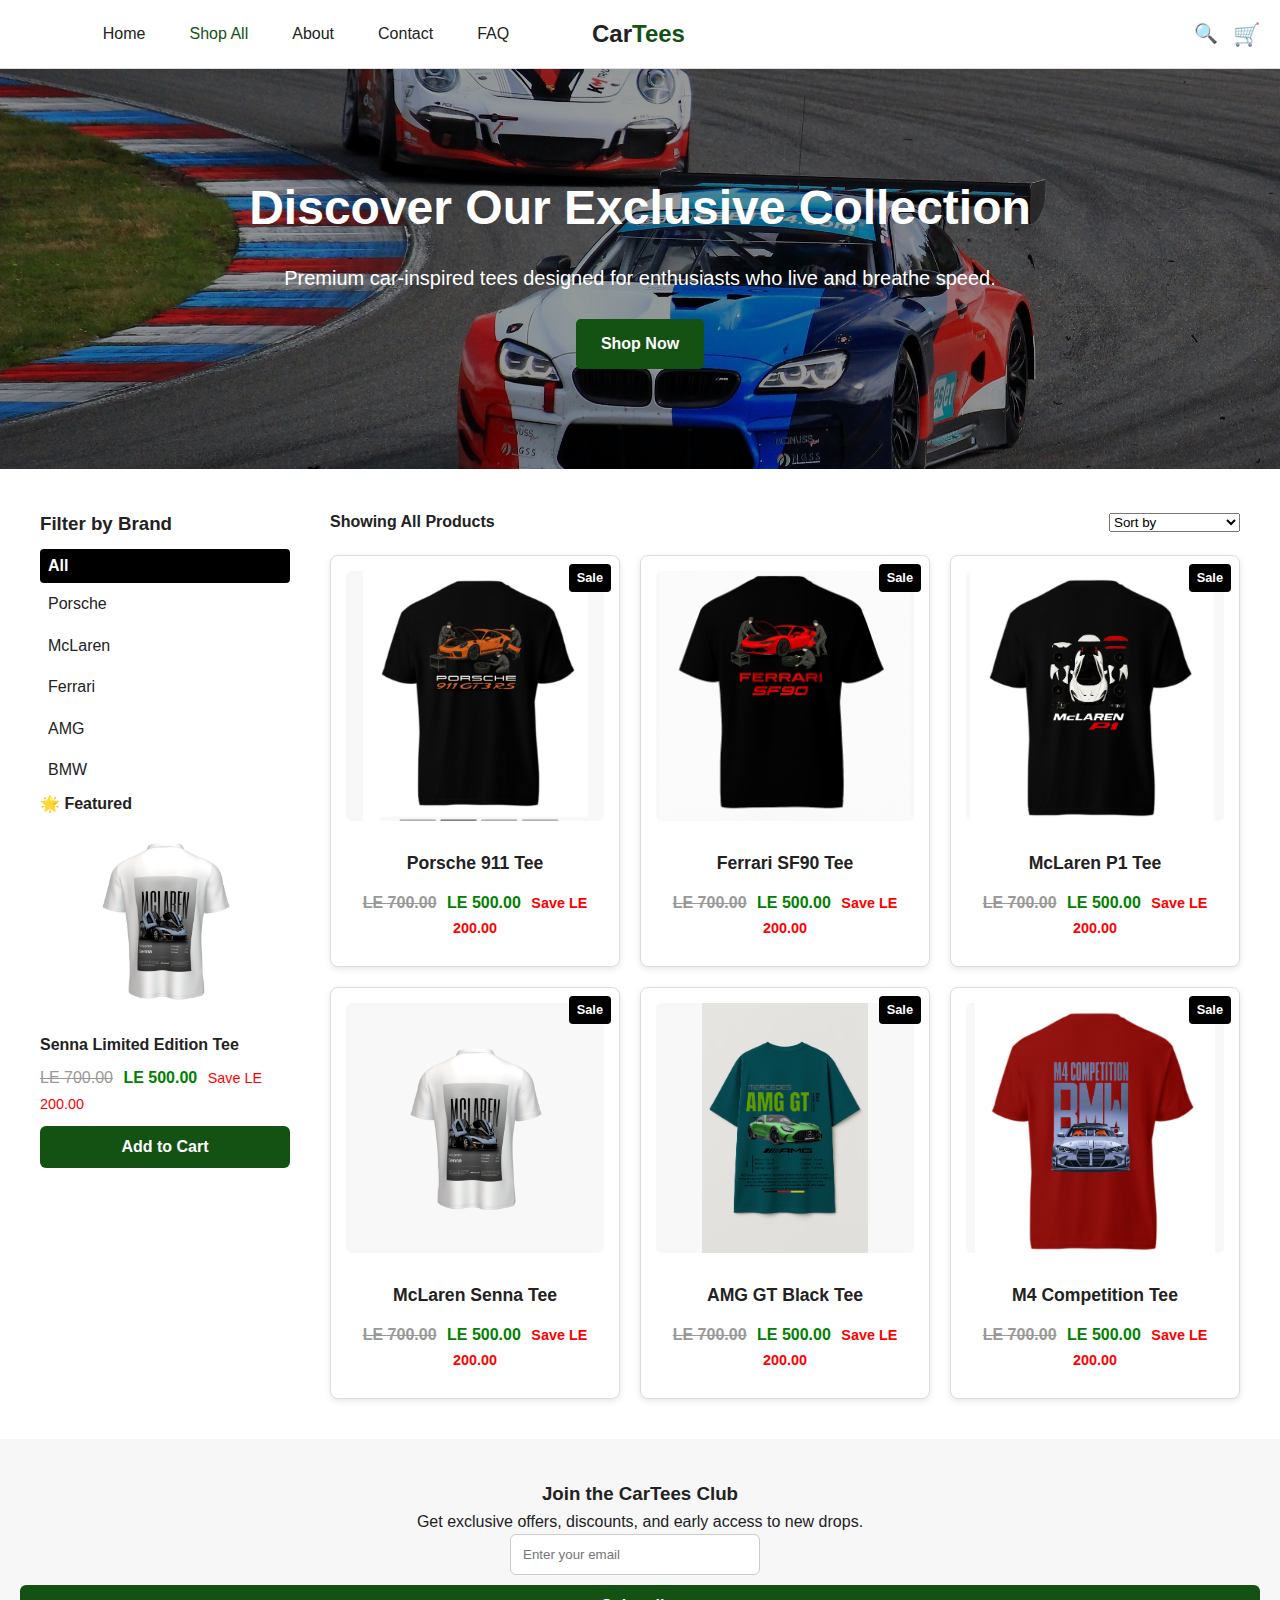
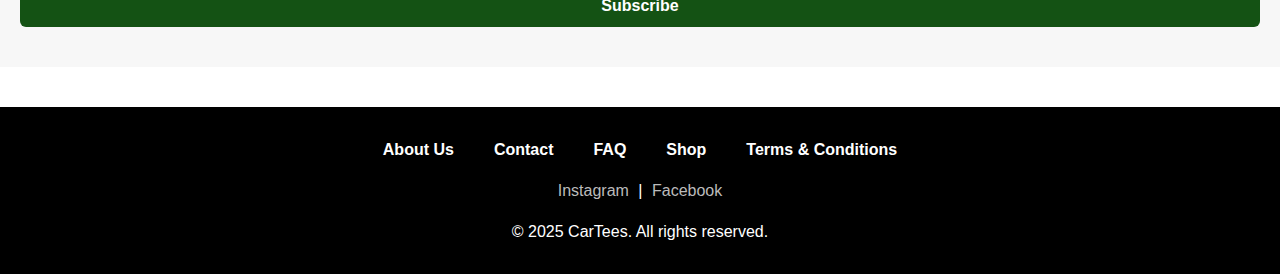
<file: docs/shop.html>
<!DOCTYPE html>
<html lang="en">
<head>
  <meta charset="UTF-8" />
  <meta name="viewport" content="width=device-width, initial-scale=1.0" />
  <meta name="description" content="Shop premium car-inspired t-shirts from Porsche, Ferrari, McLaren, and Lamborghini. Free shipping on all orders at CarTees." />
  <meta name="keywords" content="Car Tees, Porsche shirt, Ferrari shirt, McLaren shirt, Lamborghini shirt, motorsport clothing, racing tees" />
  <meta name="author" content="CarTees" />
  <title>Shop | CarTees</title>

  <link rel="stylesheet" href="css/style.css" />
  <link rel="stylesheet" href="css/shop.css" />

  <script src="js/script.js" defer></script>
  <script src="js/shop.js" defer></script>
  <script src="js/cart.js" defer></script>

  <style>
    /* Sale badge */
    .badge {
      position: absolute;
      top: 8px;
      right: 8px;
      background: black;
      color: white;
      font-size: 0.8em;
      font-weight: bold;
      padding: 4px 8px;
      border-radius: 4px;
    }

    /* Price styles */
    .price {
      margin-top: 8px;
      font-size: 1em;
    }
    .price .old-price {
      text-decoration: line-through;
      color: #999;
      margin-right: 6px;
    }
    .price .new-price {
      color: green;
      font-weight: bold;
      margin-right: 6px;
    }
    .price .save-price {
      color: red;
      font-size: 0.9em;
    }

    /* Ensure card is positioned relative for badge */
    .card {
      position: relative;
    }
  </style>
</head>
<body>

  <header class="navbar">
    <div class="logo"><a href="index.html">Car<span>Tees</span></a></div>

    <nav class="nav-links">
      <a href="index.html">Home</a>
      <a href="shop.html" class="active">Shop All</a>
      <a href="about.html">About</a>
      <a href="contact.html">Contact</a>
      <a href="faq.html">FAQ</a>
    </nav>

    <div class="icons">
       <div class="search-wrapper">
        <input type="text" id="searchInput" class="search-input" placeholder="Search products..." aria-label="Search products" />
        <a href="#" id="searchToggle" class="search-icon" aria-label="Search Products">🔍</a>
      </div>
      <div class="cart-icon" onclick="window.location.href='cart.html'">
        🛒
        <span id="cart-indicator"></span>
      </div>
      <div class="hamburger">
        <span></span>
        <span></span>
        <span></span>
      </div>
    </div>
  </header>
  <section class="hero">
    <div class="hero-text">
      <h1>Discover Our Exclusive Collection</h1>
      <p>Premium car-inspired tees designed for enthusiasts who live and breathe speed.</p>
      <a href="#productGrid" class="btn-primary">Shop Now</a>
    </div>
  </section>

  <main>
    <aside>
      <h3>Filter by Brand</h3>
      <ul id="brandFilter">
        <li data-brand="all" class="active">All</li>
        <li data-brand="porsche">Porsche</li>
        <li data-brand="mclaren">McLaren</li>
        <li data-brand="ferrari">Ferrari</li>
        <li data-brand="AMG">AMG</li>
        <li data-brand="BMW">BMW</li>
      </ul>

      <div class="featured">
        <h4>🌟 Featured</h4>
        <a href="product4.html">
          <img src="images/SennaBack.png" alt="McLaren Senna Tee Featured" />
        </a>
        <p><strong>Senna Limited Edition Tee</strong></p>
        <p class="price">
          <span class="old-price">LE 700.00</span>
          <span class="new-price">LE 500.00</span>
          <span class="save-price">Save LE 200.00</span>
        </p>
        <button class="btn-add" onclick="addToCart('McLaren Senna Tee', 500, 'images/SennaBack.png')">Add to Cart</button>
      </div>
    </aside>

    <section class="products">
      <div class="sortbar">
        <p><strong>Showing All Products</strong></p>
        <select id="sortSelect" aria-label="Sort Products">
          <option value="default">Sort by</option>
          <option value="low-high">Price: Low to High</option>
          <option value="high-low">Price: High to Low</option>
        </select>
      </div>

      <div class="grid" id="productGrid">
        <div class="card" data-category="porsche" data-brand="porsche" data-price="500">
          <div class="badge">Sale</div>
          <a href="product1.html">
            <img src="images/911Back.png" alt="Porsche 911 Tee" />
          </a>
          <h4>Porsche 911 Tee</h4>
          <p class="price">
            <span class="old-price">LE 700.00</span>
            <span class="new-price">LE 500.00</span>
            <span class="save-price">Save LE 200.00</span>
          </p>
        </div>

        <div class="card" data-category="ferrari" data-brand="ferrari" data-price="500">
          <div class="badge">Sale</div>
          <a href="product2.html">
            <img src="images/SF90Back.png" alt="Ferrari SF90 Tee" />
          </a>
          <h4>Ferrari SF90 Tee</h4>
          <p class="price">
            <span class="old-price">LE 700.00</span>
            <span class="new-price">LE 500.00</span>
            <span class="save-price">Save LE 200.00</span>
          </p>
        </div>

        <div class="card" data-category="mclaren" data-brand="mclaren" data-price="500">
          <div class="badge">Sale</div>
          <a href="product3.html">
            <img src="images/P1Back.png" alt="McLaren P1 Tee" />
          </a>
          <h4>McLaren P1 Tee</h4>
          <p class="price">
            <span class="old-price">LE 700.00</span>
            <span class="new-price">LE 500.00</span>
            <span class="save-price">Save LE 200.00</span>
          </p>
        </div>

        <div class="card" data-category="mclaren" data-brand="mclaren" data-price="500">
          <div class="badge">Sale</div>
          <a href="product4.html">
            <img src="images/SennaBack.png" alt="McLaren Senna Tee" />
          </a>
          <h4>McLaren Senna Tee</h4>
          <p class="price">
            <span class="old-price">LE 700.00</span>
            <span class="new-price">LE 500.00</span>
            <span class="save-price">Save LE 200.00</span>
          </p>
        </div>

        <div class="card" data-category="AMG" data-brand="AMG" data-price="500">
          <div class="badge">Sale</div>
          <a href="product5.html">
            <img src="images/GtBlackBack.png" alt="AMG GT Black Tee" />
          </a>
          <h4>AMG GT Black Tee</h4>
          <p class="price">
            <span class="old-price">LE 700.00</span>
            <span class="new-price">LE 500.00</span>
            <span class="save-price">Save LE 200.00</span>
          </p>
        </div>

        <div class="card" data-category="BMW" data-brand="BMW" data-price="500">
          <div class="badge">Sale</div>
          <a href="product6.html">
            <img src="images/M4 CompetitionBack.png" alt="M4 Competition Tee" />
          </a>
          <h4>M4 Competition Tee</h4>
          <p class="price">
            <span class="old-price">LE 700.00</span>
            <span class="new-price">LE 500.00</span>
            <span class="save-price">Save LE 200.00</span>
          </p>
        </div>
      </div>
    </section>
  </main>

  <section class="newsletter">
    <h3>Join the CarTees Club</h3>
    <p>Get exclusive offers, discounts, and early access to new drops.</p>
    <form id="newsletterForm" onsubmit="event.preventDefault(); alert('✅ You’re subscribed!');">
      <input type="email" placeholder="Enter your email" required />
      <button type="submit" class="btn-primary">Subscribe</button>
    </form>
  </section>

  <footer>
    <div class="footer-links">
      <a href="about.html">About Us</a>
      <a href="contact.html">Contact</a>
      <a href="faq.html">FAQ</a>
      <a href="shop.html">Shop</a>
      <a href="terms.html">Terms & Conditions</a>
    </div>
    <div class="socials">
      <a href="https://www.instagram.com/revvocartees/" target="_blank">Instagram</a> |
      <a href="#">Facebook</a>
    </div>
    <p>&copy; 2025 CarTees. All rights reserved.</p>
  </footer>
  <div id="cartModal" class="cart-modal" aria-live="polite">
    <div class="cart-modal-content">
      <p>Product added to cart!</p>
      <div class="cart-modal-buttons">
        <button id="continueShoppingBtn" class="btn-secondary">Continue Shopping</button>
        <button id="viewCartBtn" class="btn-primary">View Cart</button>
      </div>
    </div>
  </div>

  <script>
    // Brand filter from URL (moved to script.js)
    
    // Cart badge fallback (moved to script.js)
  </script>
</body>
</html>
</file>
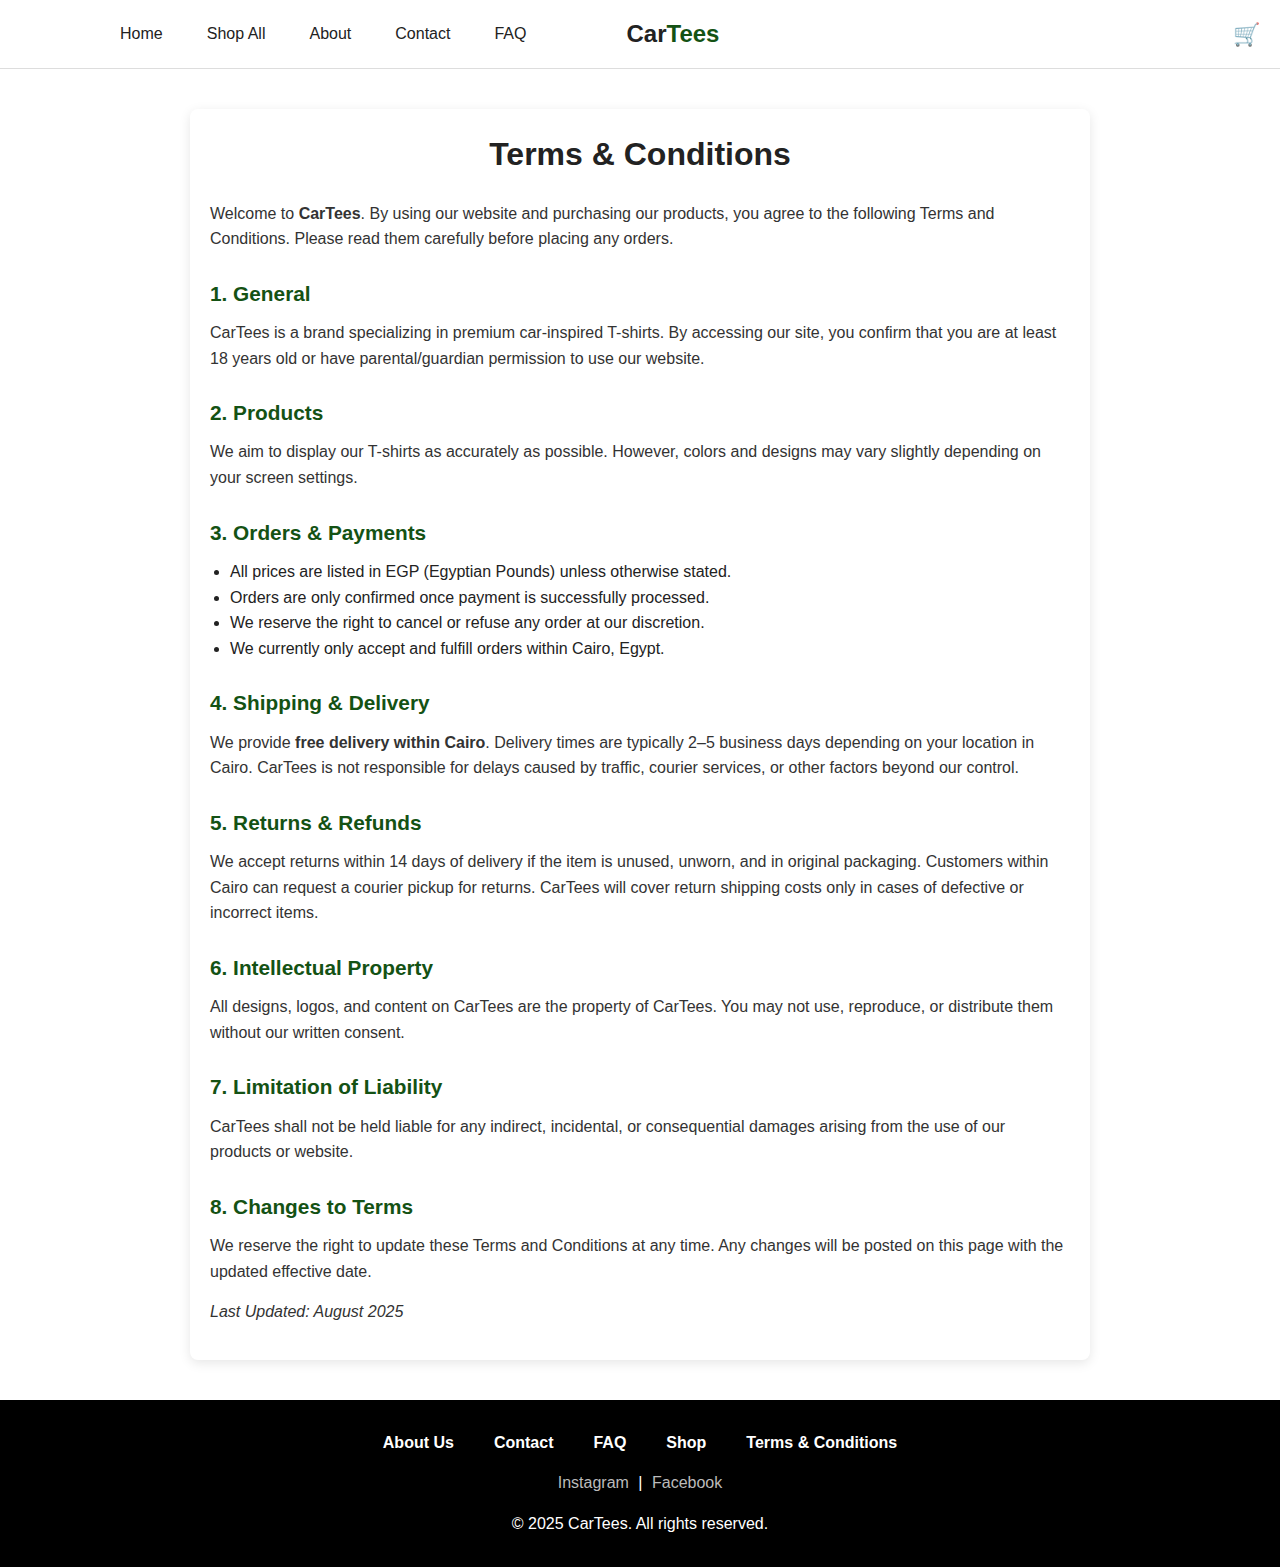
<file: docs/terms.html>
<!DOCTYPE html>
<html lang="en">
<head>
  <meta charset="UTF-8">
  <meta name="viewport" content="width=device-width, initial-scale=1.0">
  <title>Terms & Conditions | CarTees</title>
  
  <link rel="stylesheet" href="css/style.css">
  
  <script src="js/script.js" defer></script>
  <script src="js/cart.js" defer></script>
  
  <style>
    .terms-container {
      max-width: 900px;
      margin: 40px auto;
      padding: 20px;
      background: #fff;
      border-radius: 8px;
      box-shadow: 0 3px 12px rgba(0,0,0,0.1);
      line-height: 1.6;
    }
    .terms-container h1 {
      font-size: 2rem;
      margin-bottom: 20px;
      text-align: center;
    }
    .terms-container h2 {
      margin-top: 25px;
      margin-bottom: 10px;
      font-size: 1.3rem;
      color: #145214;
    }
    .terms-container p {
      margin-bottom: 15px;
      color: #333;
    }
    .terms-container ul {
      margin-left: 20px;
      margin-bottom: 15px;
    }
    
    @media(max-width: 600px) {
        .terms-container {
            margin: 20px 15px;
            padding: 15px;
        }
        .terms-container h1 {
            font-size: 1.5rem;
        }
    }
  </style>
</head>
<body>

  <header class="navbar">
    <div class="logo"><a href="index.html">Car<span>Tees</span></a></div>

    <nav class="nav-links">
      <a href="index.html">Home</a>
      <a href="shop.html">Shop All</a>
      <a href="about.html">About</a>
      <a href="contact.html">Contact</a>
      <a href="faq.html">FAQ</a>
    </nav>

    <div class="icons">
      <div class="cart-icon" onclick="window.location.href='cart.html'">
        🛒
        <span id="cart-indicator"></span>
      </div>
      <div class="hamburger">
        <span></span>
        <span></span>
        <span></span>
      </div>
    </div>
  </header>
  <div class="terms-container">
    <h1>Terms & Conditions</h1>

    <p>Welcome to <strong>CarTees</strong>. By using our website and purchasing our products, you agree to the following Terms and Conditions. Please read them carefully before placing any orders.</p>

    <h2>1. General</h2>
    <p>CarTees is a brand specializing in premium car-inspired T-shirts. By accessing our site, you confirm that you are at least 18 years old or have parental/guardian permission to use our website.</p>

    <h2>2. Products</h2>
    <p>We aim to display our T-shirts as accurately as possible. However, colors and designs may vary slightly depending on your screen settings.</p>

    <h2>3. Orders & Payments</h2>
    <ul>
      <li>All prices are listed in EGP (Egyptian Pounds) unless otherwise stated.</li>
      <li>Orders are only confirmed once payment is successfully processed.</li>
      <li>We reserve the right to cancel or refuse any order at our discretion.</li>
      <li>We currently only accept and fulfill orders within Cairo, Egypt.</li>
    </ul>

    <h2>4. Shipping & Delivery</h2>
    <p>We provide <strong>free delivery within Cairo</strong>. Delivery times are typically 2–5 business days depending on your location in Cairo. CarTees is not responsible for delays caused by traffic, courier services, or other factors beyond our control.</p>

    <h2>5. Returns & Refunds</h2>
    <p>We accept returns within 14 days of delivery if the item is unused, unworn, and in original packaging. Customers within Cairo can request a courier pickup for returns. CarTees will cover return shipping costs only in cases of defective or incorrect items.</p>

    <h2>6. Intellectual Property</h2>
    <p>All designs, logos, and content on CarTees are the property of CarTees. You may not use, reproduce, or distribute them without our written consent.</p>

    <h2>7. Limitation of Liability</h2>
    <p>CarTees shall not be held liable for any indirect, incidental, or consequential damages arising from the use of our products or website.</p>

    <h2>8. Changes to Terms</h2>
    <p>We reserve the right to update these Terms and Conditions at any time. Any changes will be posted on this page with the updated effective date.</p>

    <p><em>Last Updated: August 2025</em></p>
  </div>

  <footer>
    <div class="footer-links">
      <a href="about.html">About Us</a>
      <a href="contact.html">Contact</a>
      <a href="faq.html">FAQ</a>
      <a href="shop.html">Shop</a>
      <a href="terms.html">Terms & Conditions</a>
    </div>
    <div class="socials">
      <a href="https://www.instagram.com/revvocartshirts/" target="_blank">Instagram</a> |
      <a href="https://www.facebook.com/p/RevvoCartshirts-61579528091663/" target="_blank">Facebook</a>
    </div>
    <p>&copy; 2025 CarTees. All rights reserved.</p>
  </footer>
  </body>
</html>
</file>
<file: docs/css/cart.css>
/* General Layout */
/* Note: Body and Header styles are in style.css */

/* Main Content */
main {
  padding: 30px 20px; /* Added horizontal padding */
}

h1 {
  margin-bottom: 20px;
}

/* Cart Items */
.cart-item {
  display: flex;
  align-items: flex-start;
  border-bottom: 1px solid #ddd;
  padding: 15px;
  background: white;
  border-radius: 8px;
  margin-bottom: 15px;
  box-shadow: 0 2px 5px rgba(0,0,0,0.05);
  gap: 15px;
}

.cart-item img {
  width: 120px;
  height: 120px;
  border-radius: 8px;
  object-fit: contain;
  background: #f9f9f9;
  flex-shrink: 0;
}

.cart-item-info {
  flex: 1;
}

.cart-item-info h3 {
  margin: 0 0 5px;
  font-size: 16px;
}

.cart-item-info p {
  margin: 4px 0;
  font-size: 14px;
  color: #444;
}

/* Quantity Controls */
.quantity-controls {
  display: flex;
  align-items: center;
  gap: 8px;
  margin: 8px 0;
}

.quantity-controls .qty-btn {
  background: #145214;
  color: white;
  border: none;
  padding: 5px 12px;
  border-radius: 4px;
  cursor: pointer;
  font-size: 16px;
  transition: 0.2s;
  width: auto; /* Override default button width */
  margin-top: 0;
}

.quantity-controls .qty-btn:hover {
  background: #0f3d0f;
}

.quantity-controls span {
  font-weight: bold;
  font-size: 14px;
}

/* Remove Button */
.remove-btn {
  background: red;
  color: white;
  padding: 7px 14px;
  border: none;
  border-radius: 5px;
  cursor: pointer;
  font-size: 14px;
  transition: 0.2s;
  width: auto; /* Override default button width */
  margin-top: 0;
}

.remove-btn:hover {
  background: darkred;
}

/* Cart Summary */
.cart-summary {
  margin-top: 20px;
  padding: 20px;
  background: white;
  border-radius: 8px;
  text-align: right;
  box-shadow: 0 2px 5px rgba(0,0,0,0.05);
}

.cart-summary h2 {
  margin-bottom: 15px;
}

.cart-actions {
  display: flex;
  gap: 15px;
  flex-wrap: wrap;
  justify-content: flex-end;
}

.checkout-btn, .clear-btn, .continue-btn {
  flex: 1; /* equal width on larger screens */
  min-width: 200px; /* Ensure they don't get too small */
  padding: 12px 20px;
  border: none;
  border-radius: 5px;
  font-size: 16px;
  cursor: pointer;
  transition: background 0.3s ease;
  text-align: center;
  margin-top: 0;
  width: auto; /* Allow flex to control width */
}

.checkout-btn {
  background-color: #28a745; /* green */
  color: white;
}
.checkout-btn:hover {
  background-color: #218838;
}

.clear-btn {
  background-color: #dc3545; /* red */
  color: white;
}
.clear-btn:hover {
  background-color: #c82333;
}

.continue-btn {
  background-color: #007bff; /* blue */
  color: white;
}
.continue-btn:hover {
  background-color: #0069d9;
}


/* Responsive Design */
@media (max-width: 768px) {
  .cart-item {
    flex-direction: column;
    align-items: flex-start;
  }

  .cart-item img {
    width: 100%;
    max-width: 250px;
    height: auto;
    margin-bottom: 10px;
  }

  .cart-summary {
    text-align: center;
  }
  .cart-actions {
    flex-direction: column;
  }
  .checkout-btn, .clear-btn, .continue-btn {
    width: 100%; /* Stack buttons */
  }
}
</file>
<file: docs/css/checkout.css>
/* Note: Body styles are in style.css */

.container {
  max-width: 1100px;
  margin: 30px auto;
  padding: 20px;
  display: flex;
  flex-wrap: wrap; /* Allow wrapping */
  gap: 30px;
}

.checkout-form, .order-summary {
  flex: 1;
  min-width: 300px; /* Prevent over-squishing */
  background: white;
  padding: 20px;
  border-radius: 12px;
  box-shadow: 0 4px 8px rgba(0,0,0,0.1);
}

.order-summary {
    flex-basis: 300px; /* Give it a base size */
    flex-grow: 1;
}
.checkout-form {
    flex-basis: 500px; /* Give it a base size */
    flex-grow: 2;
}


h2 {
  margin-bottom: 15px;
  border-bottom: 2px solid #eee;
  padding-bottom: 10px;
  font-size: 22px;
}

.form-group {
  margin-bottom: 15px;
}

.form-group label {
  display: block;
  margin-bottom: 6px;
  font-weight: bold;
}

.form-group input,
.form-group select,
.form-group textarea {
  width: 100%;
  padding: 10px;
  border: 1px solid #ddd;
  border-radius: 6px;
  font-size: 14px;
}

.form-row {
  display: flex;
  gap: 20px;
  flex-wrap: wrap;
}
.form-row .form-group {
  flex: 1;
  min-width: 150px;
}

.order-item {
  display: flex;
  justify-content: space-between;
  margin-bottom: 10px;
  font-size: 14px;
  border-bottom: 1px solid #eee;
  padding-bottom: 10px;
}
.order-item:last-child {
  border-bottom: none;
}

.order-total {
  margin-top: 15px;
  font-size: 18px;
  font-weight: bold;
  text-align: right;
}

.checkout-btn {
  margin-top: 20px;
  width: 100%;
  padding: 14px;
  border: none;
  border-radius: 8px;
  background: #145214; /* Match site green */
  color: white;
  font-size: 16px;
  cursor: pointer;
  transition: 0.3s;
}

.checkout-btn:hover {
  background: #0e3d0e;
}

.instapay-details {
  margin-top: 8px;
  font-size: 14px;
  color: #145214;
  display: none;
  background-color: #f0fff0;
  padding: 10px;
  border-radius: 6px;
  border: 1px solid #c4e1c4;
}

.error-msg {
  color: red;
  font-size: 14px;
  margin-top: 5px;
}

/* 📱 Mobile Responsive */
@media (max-width: 768px) {
  .container {
    flex-direction: column;
    padding: 15px;
    gap: 20px;
  }
  .form-row {
    flex-direction: column;
    gap: 15px;
  }
}
</file>
<file: docs/css/contact.css>
/* Note: Body and Header styles are in style.css */

/* ===== Header (specific overrides) ===== */
.logo span { 
  color: #145214; 
}

.nav-links a.active,
.nav-links a:hover { 
  color: #145214; 
}


/* ===== Hero Section ===== */
.contact-hero {
  background: url("https://wallpaperaccess.com/full/298478.jpg") center/cover no-repeat;
  color: black;
  text-align: center;
  padding: 80px 20px;
  position: relative;
}
/* Add overlay for readability */
.contact-hero::before {
    content: '';
    position: absolute;
    top: 0; left: 0; width: 100%; height: 100%;
    background: rgba(255, 255, 255, 0.3);
}
.contact-hero h1, .contact-hero p {
    position: relative;
    z-index: 2;
}

.contact-hero h1 { 
  font-size: 40px; 
  margin-bottom: 10px; 
}

/* ===== Main Container ===== */
.contact-container {
  display: flex;
  justify-content: space-between;
  gap: 40px;
  padding: 50px 20px; /* Added horizontal padding */
  max-width: 1100px;
  margin: 0 auto;
}

.contact-form, 
.contact-info {
  flex: 1;
  background: white;
  padding: 30px;
  border-radius: 10px;
  box-shadow: 0 0 8px rgba(0,0,0,0.1);
  min-width: 300px;
}

.contact-form h2, 
.contact-info h2 {
  margin-bottom: 20px;
  color: #145214;
}

.contact-form input, 
.contact-form textarea, 
.contact-form button {
  display: block;
  width: 100%;
  margin-bottom: 15px; /* Use margin-bottom */
  padding: 12px;
  border: 1px solid #ddd;
  border-radius: 5px;
  font-size: 15px;
}

.contact-form textarea {
  resize: none;
  height: 120px;
}

.contact-form button {
  background: #145214;
  color: white;
  border: none;
  cursor: pointer;
  font-weight: bold;
  transition: background 0.3s;
  margin-top: 10px;
}

.contact-form button:hover { 
  background: #0e3e0e; 
}
.contact-info p {
    margin-bottom: 10px;
}

/* ===== Responsive Design ===== */
@media (max-width: 768px) {
  .contact-container {
    flex-direction: column;
    padding: 20px;
    gap: 20px;
  }

  .contact-hero h1 {
    font-size: 28px;
  }
}
</file>
<file: docs/css/product.css>
/* =================== GLOBAL STYLES =================== */
/* Note: Most global styles are in style.css */

/* =================== PRODUCT PAGE =================== */
.product-page {
  padding: 50px 20px; /* Added horizontal padding */
  background: #f9f9f9;
}

.product-container {
  display: flex;
  max-width: 1100px;
  margin: 0 auto;
  gap: 40px;
  align-items: flex-start;
}

/* Left Side - Image + Thumbnails */
.product-image {
  flex: 1;
  max-width: 450px;
  position: relative;
}

.product-image img#mainImage {
  width: 100%;
  border-radius: 10px;
  box-shadow: 0 4px 15px rgba(0,0,0,0.1);
  margin-bottom: 15px;
  transition: transform 0.3s ease;
  cursor: zoom-in;
}
.product-image img#mainImage:hover {
  transform: scale(1.05);
}

/* Thumbnails */
.thumbnails {
  display: flex;
  gap: 10px;
  flex-wrap: wrap;
  justify-content: center;
}

.thumbnails img {
  width: 80px;
  height: 80px;
  object-fit: cover;
  border-radius: 6px;
  border: 2px solid #ddd;
  cursor: pointer;
  transition: all 0.2s;
}
.thumbnails img:hover,
.thumbnails img.active {
  border-color: #145214;
  transform: scale(1.05);
}

/* Right Side - Details */
.product-details {
  flex: 1;
  min-width: 300px; /* Prevents squishing */
}
.product-details h1 {
  font-size: 2rem;
  margin-bottom: 10px;
}
.product-details .price {
  font-size: 1.5rem;
  color: #145214;
  font-weight: bold;
  margin-bottom: 15px;
}
.product-details .description {
  font-size: 1rem;
  color: #444;
  line-height: 1.5;
  margin-bottom: 25px;
}

/* Options */
.option-group {
  margin-bottom: 20px;
}
.option-group label {
  display: block;
  font-weight: bold;
  margin-bottom: 5px;
}
.option-group select,
.option-group input {
  padding: 8px 10px;
  font-size: 1rem;
  width: 150px;
  border: 1px solid #ccc;
  border-radius: 5px;
}

/* Buttons */
.buttons {
  display: flex;
  gap: 15px;
  margin-top: 25px;
  flex-wrap: wrap;
}
.btn {
  padding: 12px 20px;
  font-size: 1rem;
  border: none;
  cursor: pointer;
  border-radius: 6px;
  transition: all 0.3s ease;
  font-weight: bold;
  flex: 1; /* Make buttons grow */
}
.add-to-cart {
  background: #222;
  color: white;
  box-shadow: 0 3px 8px rgba(0,0,0,0.2);
}
.add-to-cart:hover {
  background: #444;
  transform: translateY(-2px);
}
.buy-now {
  background: #145214;
  color: white;
  box-shadow: 0 3px 8px rgba(20,82,20,0.4);
}
.buy-now:hover {
  background: #0e3d0e;
  transform: translateY(-2px);
}


/* =================== RESPONSIVE =================== */
@media (max-width: 768px) {
  .product-container {
    flex-direction: column;
    gap: 30px;
  }
  .product-image {
    max-width: 100%; /* Allow image to be full width */
  }
  .product-details h1 {
    font-size: 1.8rem;
  }
  .buttons {
    flex-direction: column;
    gap: 10px;
  }
  .btn {
    width: 100%;
    text-align: center;
  }
}
</file>
<file: docs/css/shop.css>
/* --- Search + Icons Layout --- */
/* Note: Most icon styles are in style.css */
.search-wrapper {
  position: relative;
  display: flex;
  align-items: center;
}

.search-input {
  width: 0;
  opacity: 0;
  pointer-events: none;
  transition: width .25s ease, opacity .2s ease;
  padding: 8px 10px;
  border-radius: 20px;
  border: 1px solid #ccc;
  background: #fff;
}

.search-input.active {
  width: 220px;
  opacity: 1;
  pointer-events: auto;
}

.search-icon {
  text-decoration: none;
  font-size: 1.2rem;
  cursor: pointer;
}

/* Active brand filter highlight */
#brandFilter li.active {
  font-weight: bold;
  color: #fff;
  background: #000;
  padding: 4px 8px;
  border-radius: 4px;
}

/* === Product Grid Layout === */
.products .grid {
  display: grid;
  grid-template-columns: repeat(3, 1fr); /* 3 per row */
  gap: 20px;
}

/* === Product Card Styling === */
.products .card {
  background: #fff;
  border: 1px solid #ddd;
  border-radius: 8px;
  padding: 15px;
  text-align: center;
  display: flex;
  flex-direction: column;
  justify-content: space-between;
  height: 100%;
  box-shadow: 0 2px 6px rgba(0,0,0,0.1);
  transition: transform 0.2s;
}

.products .card:hover {
  transform: translateY(-5px);
}

.products .card img {
  width: 100%;
  height: 250px;
  object-fit: contain; 
  border-radius: 6px;
  margin-bottom: 10px;
  background: #f8f8f8;
}

.products .card h4 {
  margin: 10px 0 5px;
  font-size: 1.1rem;
}

.products .card .price {
  font-weight: bold;
  margin-bottom: 10px;
}

/* ==================================
// ✅ NEW: SHOP PAGE RESPONSIVE
// ================================== */

@media (max-width: 900px) {
  /* main is set to display:flex in style.css */
  main {
    flex-direction: column; /* Stack sidebar and products */
    padding: 20px;
    gap: 20px;
  }
  aside {
    width: 100%; /* Make sidebar full width */
    border-bottom: 2px solid #eee;
    padding-bottom: 20px;
  }
  aside .featured {
    display: none; /* Hide featured item in sidebar on mobile */
  }
  .products .grid {
    grid-template-columns: 1fr 1fr; /* 2 columns on tablet */
  }
}

@media (max-width: 600px) {
  .hero-text h1 {
    font-size: 28px;
  }
  .hero-text p {
    font-size: 16px;
  }
  .products .grid {
    grid-template-columns: 1fr; /* 1 column on mobile */
  }
  .sortbar {
    flex-direction: column;
    gap: 15px;
    align-items: flex-start;
  }
}
</file>
<file: docs/css/style.css>
/* Reset */
* {
  margin: 0;
  padding: 0;
  box-sizing: border-box;
}

body {
  font-family: Arial, sans-serif;
  background: #fff;
  color: #222;
  line-height: 1.6;
}

/* ✅ NEW: Fluid Image Rule */
img {
  max-width: 100%;
  height: auto;
}

/* Topbar */
.topbar {
  background: #145214;
  color: white;
  text-align: center;
  padding: 8px 0;
  font-size: 14px;
}

/* Header */
header.navbar, /* Make sure all headers have .navbar class */
header {
  display: flex;
  justify-content: space-between;
  align-items: center;
  padding: 15px 20px;
  background: #fff;
  border-bottom: 1px solid #ddd;
  position: relative;
  top: 0;
  z-index: 1000;
}

.logo {
  font-size: 24px;
  font-weight: bold;
  order: 1; /* For mobile layout */
  flex: 1;  /* For mobile layout */
}

.logo a {
  text-decoration: none;
  color: #222;
}

.logo span {
  color: #145214;
}

/* Desktop Nav Links */
nav.nav-links {
  display: flex;
  justify-content: center;
  flex: 1; 
  gap: 20px;
}

nav a {
  margin: 0 12px;
  text-decoration: none;
  color: #222;
  font-weight: 500;
}

nav a.active,
nav a:hover {
  color: #145214;
}

/* Icons container */
.icons {
  display: flex;
  align-items: center;
  gap: 15px;
  order: 2; /* For mobile layout */
}

/* ✅ Cart Icon with Green Indicator */
.cart-icon {
  position: relative;
  display: inline-block;
  font-size: 22px;
  cursor: pointer;
}

/* cart indicator */
#cart-indicator {
  position: absolute;
  top: -5px;
  right: -5px;
  width: 12px;
  height: 12px;
  background-color: #28a745;
  border-radius: 50%;
  display: none;
}

#cart-indicator.active {
  display: block;
}

/* =================== SEARCH BAR =================== */
.search-wrapper {
  display: flex;
  align-items: center;
  gap: 8px;
  position: relative;
}

.search-bar {
  position: absolute;
  right: 100%;
  top: 50%;
  transform: translateY(-50%);
  width: 0;
  opacity: 0;
  overflow: hidden;
  transition: width 0.4s ease, opacity 0.3s ease, padding 0.3s ease;
  background: white;
  border-radius: 6px;
  box-shadow: 0 4px 12px rgba(0,0,0,0.15);
  padding: 0;
}

.search-input {
  width: 0;
  opacity: 0;
  padding: 6px 0;
  font-size: 14px;
  border: 1px solid #ccc;
  border-radius: 20px;
  transition: all 0.3s ease;
}

.search-input.active {
  width: 180px;
  opacity: 1;
  padding: 6px 10px;
}

.search-bar.show {
  width: 240px;
  opacity: 1;
  padding: 5px;
}

.search-icon {
  font-size: 20px;
  cursor: pointer;
  text-decoration: none;
  color: #333;
}


/* ==================================
// ✅ NEW: RESPONSIVE NAVIGATION STYLES
// ================================== */

/* Style for the hamburger icon */
.hamburger {
  display: none; /* Hidden by default on desktop */
  flex-direction: column;
  gap: 5px; /* Spacing between the bars */
  cursor: pointer;
  z-index: 1001;
  order: 3; /* Make it the last item in the flex row */
  margin-left: 15px;
}
.hamburger span {
  display: block;
  width: 25px;
  height: 3px;
  background-color: #333;
  border-radius: 2px;
  transition: all 0.3s ease-in-out;
}

/* Optional: Animate hamburger to 'X' */
.hamburger.active span:nth-child(1) {
  transform: rotate(45deg) translate(5px, 5px);
}
.hamburger.active span:nth-child(2) {
  opacity: 0;
}
.hamburger.active span:nth-child(3) {
  transform: rotate(-45deg) translate(7px, -6px);
}

/* On screens 768px wide or less, apply these rules */
@media (max-width: 768px) {

  header.navbar, header {
    padding: 15px 20px;
    flex-wrap: wrap; 
  }

  .hamburger {
    display: flex;
  }

  .nav-links {
    position: fixed;
    top: 70px; /* Adjust to match your header height (15px*2 + 40px~ font) */
    left: 0;
    width: 100%;
    height: calc(100vh - 70px);
    background-color: #ffffff;
    flex-direction: column;
    align-items: center;
    justify-content: flex-start;
    padding-top: 40px;
    gap: 30px;
    transform: translateX(-100%);
    transition: transform 0.3s ease-in-out;
    box-shadow: 0 4px 6px rgba(0,0,0,0.1);
    order: 99;
    flex-basis: 100%;
  }

  .nav-links.nav-active {
    transform: translateX(0);
  }

  .nav-links a {
    font-size: 1.5rem; 
  }
  
  .search-wrapper {
    display: none; 
  }
}


/* Hero Section */
.hero {
  background: url('../images/GT3%20TRACK%20SHOP.jpg') center/cover no-repeat;
  height: 400px;
  display: flex;
  align-items: center;
  justify-content: center;
  text-align: center;
  color: white;
  position: relative;
}

.hero::after {
  content: "";
  position: absolute;
  top: 0;
  left: 0;
  width: 100%;
  height: 100%;
  background: rgba(0, 0, 0, 0.4); 
}

.hero-text {
  position: relative;
  z-index: 1;
  padding: 0 20px; 
}

.hero-text h1 {
  font-size: 48px;
  margin-bottom: 15px;
}

.hero-text p {
  font-size: 20px;
  margin-bottom: 25px;
}

.btn-primary {
  display: inline-block;
  padding: 12px 25px;
  background: #145214;
  color: white;
  text-decoration: none;
  border-radius: 5px;
  font-weight: bold;
  transition: 0.3s ease;
}

.btn-primary:hover {
  background: #0e3d0e;
}

/* Layout */
main {
  display: flex;
  padding: 40px;
  gap: 40px;
}

aside {
  width: 250px;
}

aside h3,
aside h4 {
  margin-bottom: 10px;
}

aside ul {
  list-style: none;
}

aside ul li {
  cursor: pointer;
  padding: 8px;
  border-radius: 5px;
  transition: 0.3s;
}

aside ul li.active,
aside ul li:hover {
  background: #f0f0f0;
}

.featured img {
  width: 100%;
  margin-bottom: 10px;
}

.trust-badges ul {
  list-style: none;
  padding-left: 0;
}

.trust-badges li {
  margin: 6px 0;
}

/* Products Section */
.products {
  flex: 1;
}

.sortbar {
  display: flex;
  justify-content: space-between;
  align-items: center;
  margin-bottom: 20px;
  flex-wrap: wrap; 
  gap: 10px;
}

.grid {
  display: grid;
  grid-template-columns: repeat(auto-fit, minmax(220px, 1fr));
  gap: 20px;
}

.card {
  border: 1px solid #ddd;
  padding: 15px;
  text-align: center;
  border-radius: 8px;
  transition: box-shadow 0.3s ease;
  background: white;
}

.card:hover {
  box-shadow: 0px 4px 12px rgba(0, 0, 0, 0.1);
}

.card img {
  width: 100%;
  margin-bottom: 12px;
}

/* Button Styling */
button,
.card button,
.featured button,
.cart-modal-buttons button {
  display: inline-block;
  width: 100%;
  padding: 12px 18px;
  margin-top: 10px;
  background: #145214;
  color: white;
  font-weight: bold;
  font-size: 16px;
  border: none;
  border-radius: 6px;
  cursor: pointer;
  transition: 0.3s ease;
}

button:hover,
.card button:hover,
.featured button:hover,
.cart-modal-buttons button:hover {
  background: #0e3d0e;
}

/* Newsletter */
.newsletter {
  background: #f7f7f7;
  padding: 40px 20px;
  text-align: center;
}

.newsletter input {
  padding: 12px;
  width: 250px;
  border: 1px solid #ccc;
  border-radius: 6px;
  margin-right: 10px;
}

.newsletter button {
  padding: 12px 20px;
  background: #145214;
  color: white;
  border: none;
  border-radius: 6px;
  cursor: pointer;
  font-weight: bold;
}

.newsletter button:hover {
  background: #0e3d0e;
}

/* Footer */
footer {
  background: #000;
  color: #fff;
  text-align: center;
  padding: 30px 20px;
  margin-top: 40px;
}

footer .footer-links {
  display: flex;
  justify-content: center;
  gap: 20px;
  flex-wrap: wrap; 
  margin-bottom: 15px;
}

footer .footer-links a {
  color: #fff;
  margin: 0 10px;
  text-decoration: none;
  font-weight: bold;
}

footer .footer-links a:hover {
  color: #145214;
}

footer .socials {
  margin-bottom: 15px;
}

footer .socials a {
  color: #bbb;
  margin: 0 5px;
  text-decoration: none;
}

footer .socials a:hover {
  color: #fff;
}

/* =================== CART MODAL =================== */
.cart-modal {
  display: none; 
  position: fixed;
  z-index: 1000;
  top: 0;
  left: 0;
  width: 100%;
  height: 100%;
  background: rgba(0,0,0,0.4); 
  justify-content: center;
  align-items: center;
}

.cart-modal-content {
  background: #fff;
  padding: 20px 30px;
  border-radius: 12px;
  box-shadow: 0 5px 15px rgba(0,0,0,0.3);
  max-width: 400px;
  width: 90%; 
  text-align: center;
  animation: fadeIn 0.3s ease-in-out;
}

.cart-modal-buttons {
  display: flex;
  gap: 10px;
  margin-top: 15px;
}

.cart-modal-buttons button {
  flex: 1;
  padding: 10px;
  border: none;
  border-radius: 8px;
  cursor: pointer;
  font-weight: bold;
}

#viewCartBtn {
  background: #145214;
  color: #fff;
}

#continueShoppingBtn {
  background: #145214;
}

/* Animation */
@keyframes fadeIn {
  from { transform: scale(0.9); opacity: 0; }
  to { transform: scale(1); opacity: 1; }
}

/* =================== CART PAGE & PRODUCT PAGE =================== */
.cart-item {
  display: flex;
  align-items: center;
  border-bottom: 1px solid #ddd;
  padding: 15px 0;
  gap: 20px;
}

.cart-item img {
  width: 120px;
  object-fit: contain;
}

.cart-item-info {
  flex: 1;
}

.quantity-controls {
  display: flex;
  align-items: center;
  gap: 10px;
  margin: 10px 0;
}

.qty-btn {
  padding: 5px 10px;
  cursor: pointer;
}

.remove-btn {
  padding: 5px 10px;
  background: #e74c3c;
  color: #fff;
  border: none;
  cursor: pointer;
  border-radius: 5px;
}

.remove-btn:hover {
  background: #c0392b;
}

.cart-summary {
  margin-top: 30px;
  text-align: right;
}

.cart-actions {
  margin-top: 15px;
  display: flex;
  gap: 10px;
  justify-content: flex-end;
  flex-wrap: wrap;
}

.cart-actions button {
  padding: 10px 20px;
  border: none;
  border-radius: 6px;
  cursor: pointer;
  background: #145214;
  color: #fff;
}

.cart-actions button.clear-btn {
  background: #e74c3c;
}

.cart-actions button.continue-btn {
  background: #3498db;
}

.cart-actions button:hover {
  opacity: 0.9;
}


/* ==================================
// ✅ NEW: GENERAL RESPONSIVE STYLES
// ================================== */
@media (max-width: 600px) {
  .hero-text h1 {
    font-size: 32px;
  }
  .hero-text p {
    font-size: 16px;
  }
  
  footer .footer-links {
    flex-direction: column; 
    gap: 15px;
  }

  .newsletter form {
    flex-direction: column;
    align-items: center;
    gap: 15px;
  }
  .newsletter input {
    width: 90%;
    max-width: 300px;
    margin-right: 0;
  }
  .newsletter button {
    width: 90%;
    max-width: 300px;
  }

  main {
    padding: 20px;
    gap: 20px;
  }

  .cart-item {
    flex-direction: column;
    align-items: flex-start;
  }
  .cart-item img {
    width: 100%;
    max-width: 200px;
  }
}
</file>
